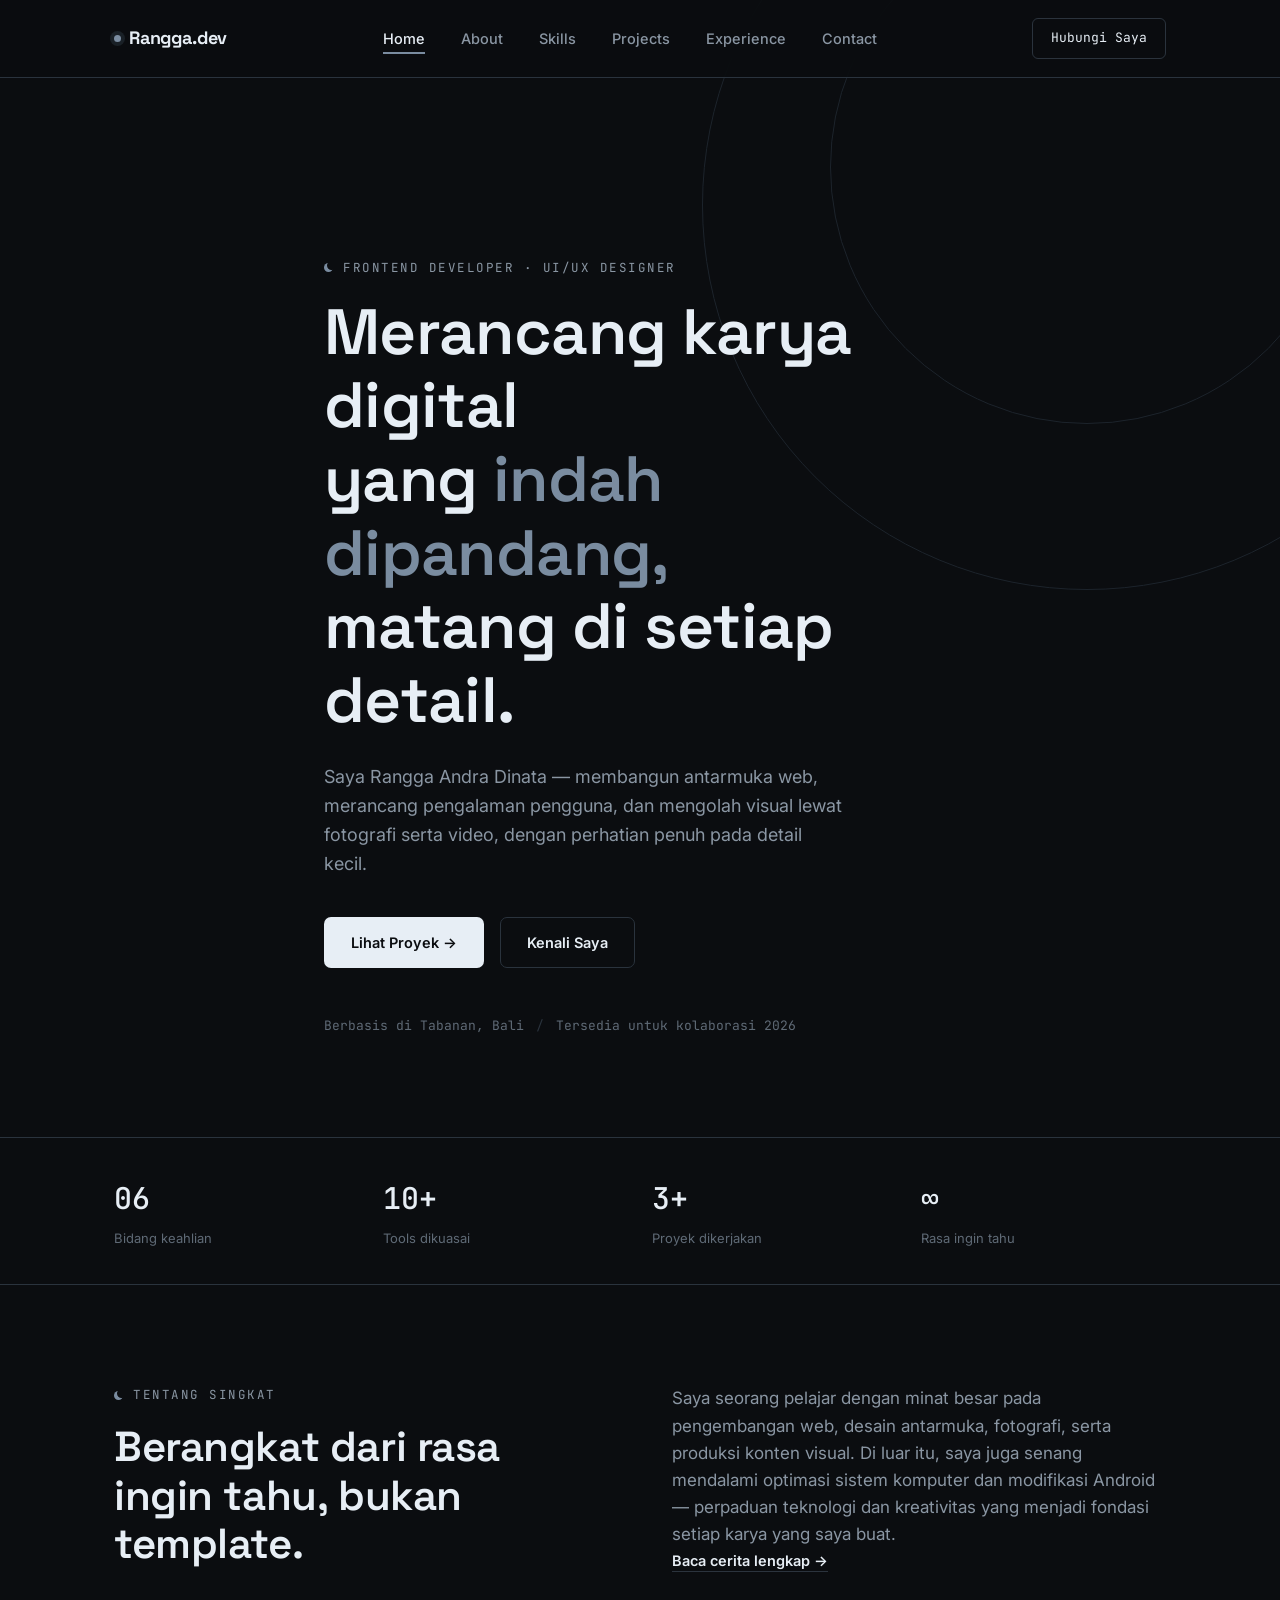
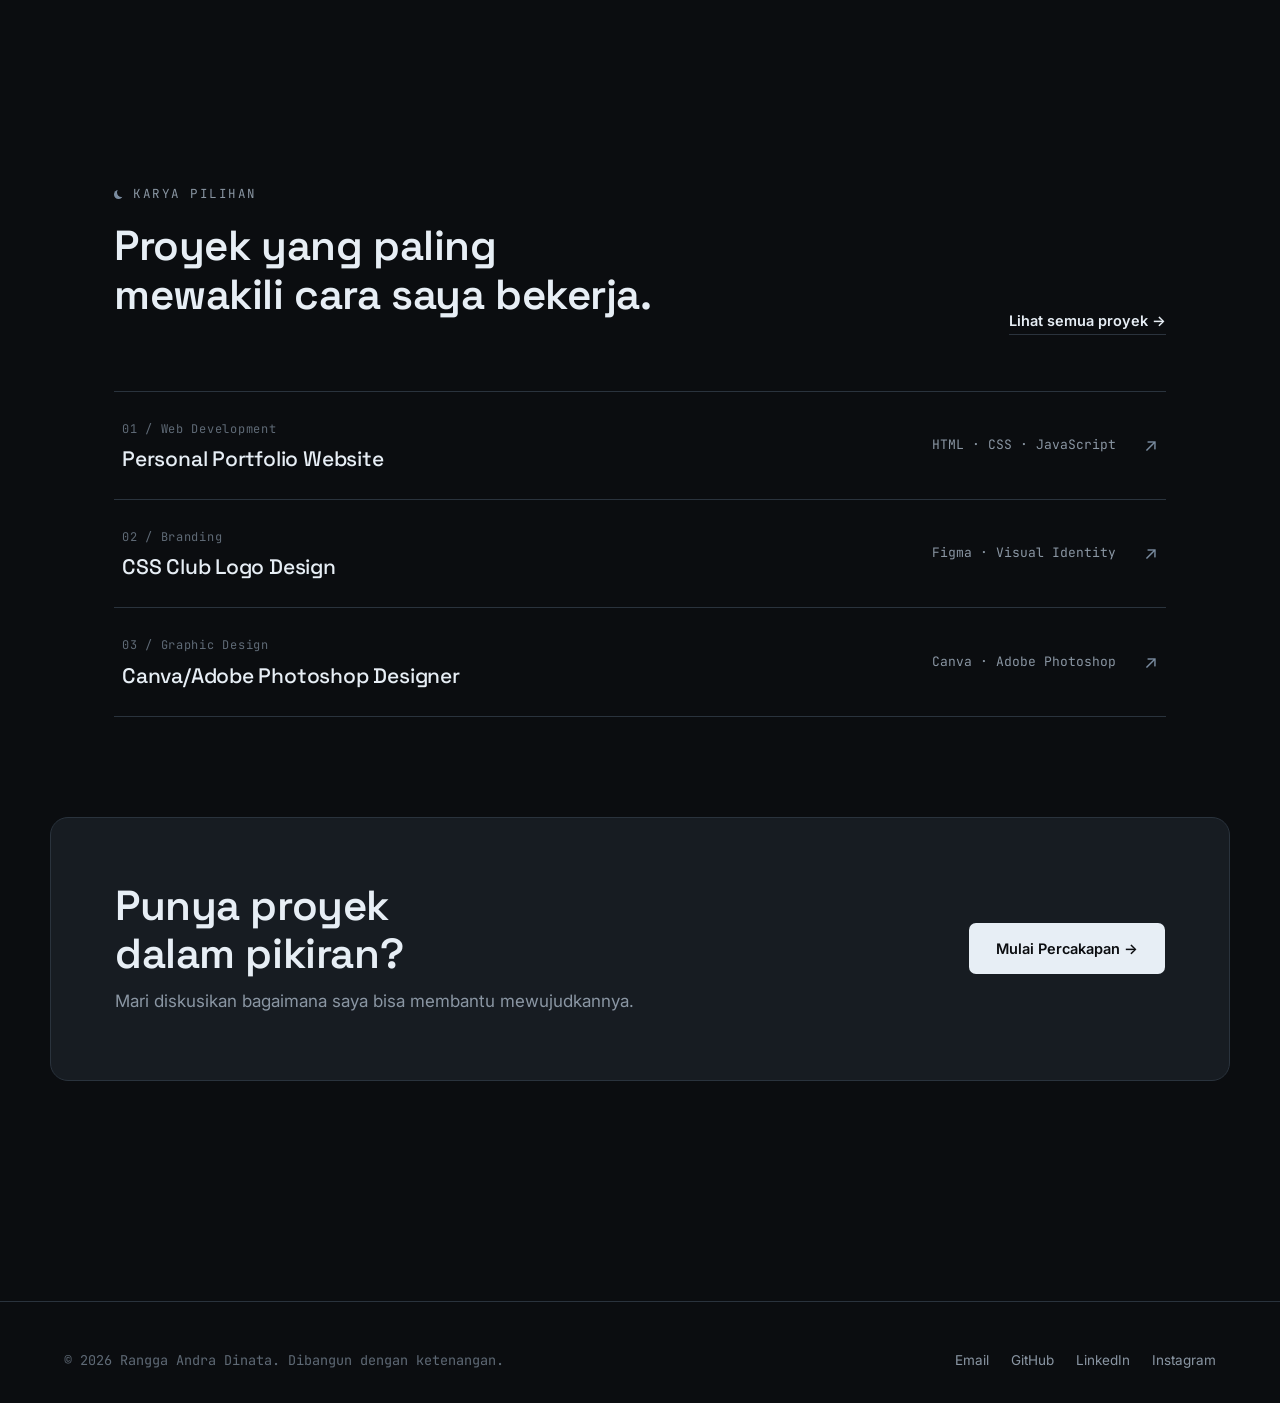
<file: index.html>
<!DOCTYPE html>
<html lang="id">
<head>
<meta charset="UTF-8">
<meta name="viewport" content="width=device-width, initial-scale=1.0">
<title>Rangga Andra Dinata — Frontend Developer & UI/UX Designer</title>
<meta name="description" content="Portfolio pribadi Rangga Andra Dinata: Frontend Developer, UI/UX Designer, Photo & Video Editor, dan Photographer berbasis di Tabanan, Bali.">
<link rel="preconnect" href="https://fonts.googleapis.com">
<link rel="preconnect" href="https://fonts.gstatic.com" crossorigin>
<link rel="stylesheet" href="https://fonts.googleapis.com/css2?family=Space+Grotesk:wght@400;500;600;700&family=Inter:wght@400;500;600;700&family=JetBrains+Mono:wght@400;500&display=swap">
<link rel="stylesheet" href="css/style.css">
<link rel="stylesheet" href="css/home.css">
<style>
/* Inline safety-net: basic hover + transition guarantee
   even if external CSS files fail to load for any reason. */
a, button, .btn, .nav-cta, .work-row, .tool-chip, .link-arrow {
  transition: all 0.35s cubic-bezier(0.22,1,0.36,1);
}
.btn-primary:hover { filter: brightness(1.15); transform: translateY(-1px); }
.btn-outline:hover, .nav-cta:hover { background: rgba(93,111,130,0.15); }
.work-row:hover { background: rgba(255,255,255,0.03); }
.tool-chip:hover { transform: translateY(-2px); }
</style>
</head>
<body>

<nav class="navbar">
  <div class="nav-inner">
    <a href="index.html" class="nav-logo"><span class="dot"></span>Rangga.dev</a>
    <ul class="nav-links">
      <li><a href="index.html" class="active">Home</a></li>
      <li><a href="about.html">About</a></li>
      <li><a href="skills.html">Skills</a></li>
      <li><a href="projects.html">Projects</a></li>
      <li><a href="experience.html">Experience</a></li>
      <li><a href="contact.html">Contact</a></li>
    </ul>
    <a href="contact.html" class="nav-cta">Hubungi Saya</a>
    <button class="nav-toggle" aria-label="Buka menu" aria-expanded="false">
      <span></span><span></span><span></span>
    </button>
  </div>
</nav>

<main>

  <!-- HERO -->
  <section class="hero">
    <div class="container hero-inner">
      <div class="eyebrow"><span class="crescent"></span>Frontend Developer · UI/UX Designer</div>
      <h1 class="hero-title">
        Merancang karya digital<br>
        yang <span class="hero-accent">indah dipandang,</span><br>
        matang di setiap detail.
      </h1>
      <p class="hero-lead">
        Saya Rangga Andra Dinata — membangun antarmuka web, merancang pengalaman pengguna,
        dan mengolah visual lewat fotografi serta video, dengan perhatian penuh pada detail kecil.
      </p>
      <div class="hero-actions">
        <a href="projects.html" class="btn btn-primary">Lihat Proyek →</a>
        <a href="about.html" class="btn btn-outline">Kenali Saya</a>
      </div>
      <div class="hero-meta mono">
        <span>Berbasis di Tabanan, Bali</span>
        <span class="sep">/</span>
        <span>Tersedia untuk kolaborasi 2026</span>
      </div>
    </div>
  </section>

  <!-- STRIP: quick facts -->
  <section class="strip">
    <div class="container strip-grid reveal">
      <div class="strip-item">
        <span class="strip-num mono">06</span>
        <span class="strip-label">Bidang keahlian</span>
      </div>
      <div class="strip-item">
        <span class="strip-num mono">10+</span>
        <span class="strip-label">Tools dikuasai</span>
      </div>
      <div class="strip-item">
        <span class="strip-num mono">3+</span>
        <span class="strip-label">Proyek dikerjakan</span>
      </div>
      <div class="strip-item">
        <span class="strip-num mono">∞</span>
        <span class="strip-label">Rasa ingin tahu</span>
      </div>
    </div>
  </section>

  <!-- INTRO -->
  <section class="section">
    <div class="container intro-grid">
      <div class="reveal">
        <div class="eyebrow"><span class="crescent"></span>Tentang Singkat</div>
        <h2 class="section-title">Berangkat dari rasa<br>ingin tahu, bukan template.</h2>
      </div>
      <div class="reveal">
        <p class="section-lead" style="max-width:none;">
          Saya seorang pelajar dengan minat besar pada pengembangan web, desain antarmuka,
          fotografi, serta produksi konten visual. Di luar itu, saya juga senang mendalami
          optimasi sistem komputer dan modifikasi Android — perpaduan teknologi dan
          kreativitas yang menjadi fondasi setiap karya yang saya buat.
        </p>
        <a href="about.html" class="link-arrow">Baca cerita lengkap →</a>
      </div>
    </div>
  </section>

  <!-- FEATURED WORK -->
  <section class="section">
    <div class="container">
      <div class="section-head reveal">
        <div>
          <div class="eyebrow"><span class="crescent"></span>Karya Pilihan</div>
          <h2 class="section-title">Proyek yang paling<br>mewakili cara saya bekerja.</h2>
        </div>
        <a href="projects.html" class="link-arrow">Lihat semua proyek →</a>
      </div>

      <div class="work-list">
        <a href="projects.html" class="work-row reveal">
          <div class="work-row-left">
            <span class="work-tag mono">01 / Web Development</span>
            <h3>Personal Portfolio Website</h3>
          </div>
          <div class="work-row-right">
            <span class="work-stack mono">HTML · CSS · JavaScript</span>
            <span class="work-arrow">↗</span>
          </div>
        </a>
        <a href="projects.html" class="work-row reveal">
          <div class="work-row-left">
            <span class="work-tag mono">02 / Branding</span>
            <h3>CSS Club Logo Design</h3>
          </div>
          <div class="work-row-right">
            <span class="work-stack mono">Figma · Visual Identity</span>
            <span class="work-arrow">↗</span>
          </div>
        </a>
        <a href="projects.html" class="work-row reveal">
          <div class="work-row-left">
            <span class="work-tag mono">03 / Graphic Design</span>
            <h3>Canva/Adobe Photoshop Designer</h3>
          </div>
          <div class="work-row-right">
            <span class="work-stack mono">Canva · Adobe Photoshop</span>
            <span class="work-arrow">↗</span>
          </div>
        </a>
      </div>
    </div>
  </section>

  <!-- CTA -->
  <section class="section cta-section">
    <div class="container cta-box reveal">
      <div>
        <h2 class="section-title">Punya proyek<br>dalam pikiran?</h2>
        <p class="section-lead">Mari diskusikan bagaimana saya bisa membantu mewujudkannya.</p>
      </div>
      <a href="contact.html" class="btn btn-primary">Mulai Percakapan →</a>
    </div>
  </section>

</main>

<footer class="footer">
  <div class="footer-inner">
    <span class="footer-text">© 2026 Rangga Andra Dinata. Dibangun dengan ketenangan.</span>
    <div class="footer-socials">
      <a href="contact.html">Email</a>
      <a href="https://github.com/B2yon" target="_blank" rel="noopener">GitHub</a>
      <a href="https://www.linkedin.com/in/rangga-undefined-b44549387" target="_blank" rel="noopener">LinkedIn</a>
      <a href="https://www.instagram.com/choppeduser0" target="_blank" rel="noopener">Instagram</a>
    </div>
  </div>
</footer>

<script src="js/main.js"></script>
</body>
</html>
</file>
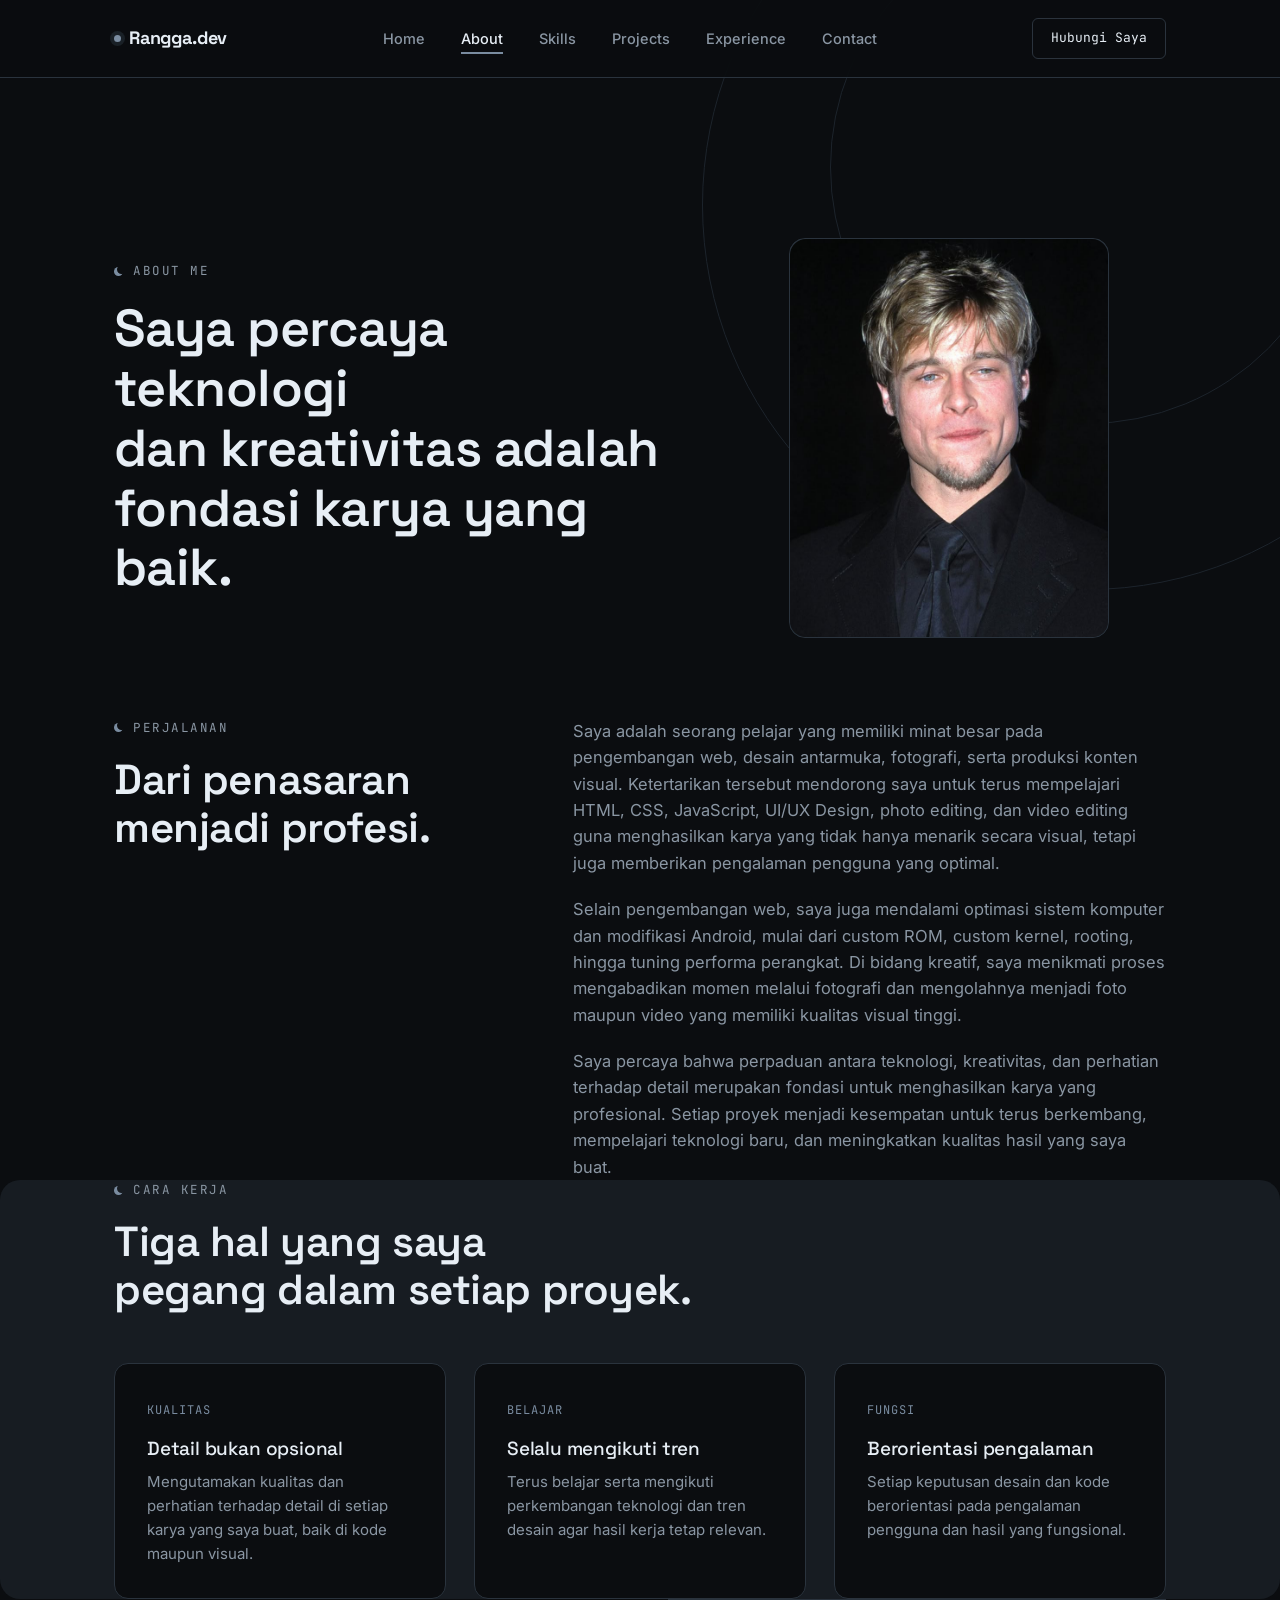
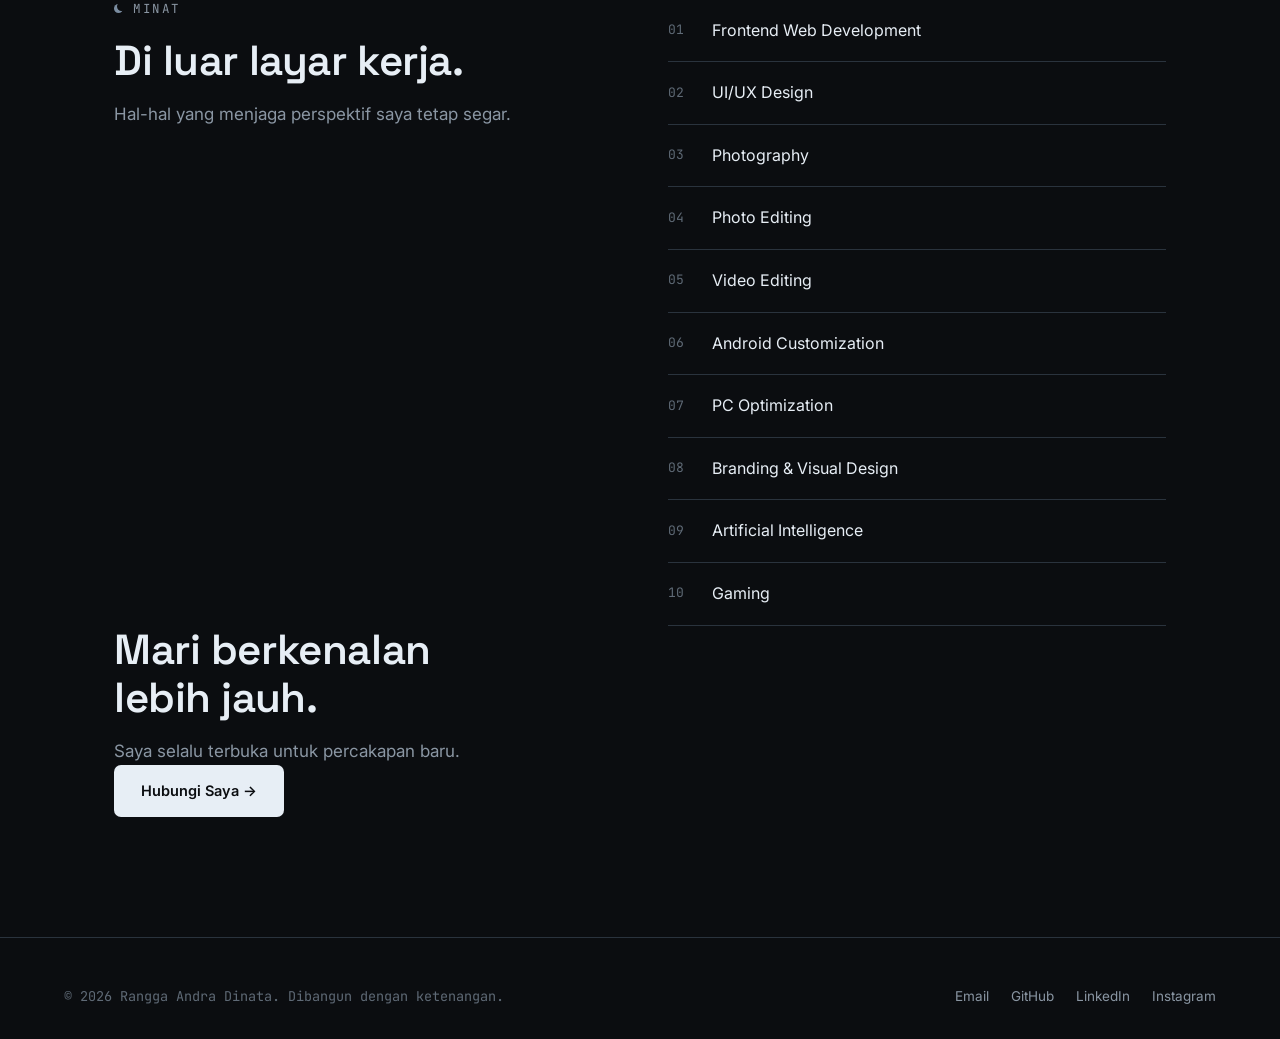
<file: about.html>
<!DOCTYPE html>
<html lang="id">
<head>
<meta charset="UTF-8">
<meta name="viewport" content="width=device-width, initial-scale=1.0">
<title>About — Rangga Andra Dinata</title>
<meta name="description" content="Kenali Rangga Andra Dinata: perjalanan, nilai kerja, dan minat di bidang web development, desain, serta visual.">
<link rel="preconnect" href="https://fonts.googleapis.com">
<link rel="preconnect" href="https://fonts.gstatic.com" crossorigin>
<link rel="stylesheet" href="https://fonts.googleapis.com/css2?family=Space+Grotesk:wght@400;500;600;700&family=Inter:wght@400;500;600;700&family=JetBrains+Mono:wght@400;500&display=swap">
<link rel="stylesheet" href="css/style.css">
<link rel="stylesheet" href="css/about.css">
<style>
/* Inline safety-net: basic hover + transition guarantee
   even if external CSS files fail to load for any reason. */
a, button, .btn, .nav-cta, .work-row, .tool-chip, .link-arrow {
  transition: all 0.35s cubic-bezier(0.22,1,0.36,1);
}
.btn-primary:hover { filter: brightness(1.15); transform: translateY(-1px); }
.btn-outline:hover, .nav-cta:hover { background: rgba(93,111,130,0.15); }
.work-row:hover { background: rgba(255,255,255,0.03); }
.tool-chip:hover { transform: translateY(-2px); }
</style>
</head>
<body>

<nav class="navbar">
  <div class="nav-inner">
    <a href="index.html" class="nav-logo"><span class="dot"></span>Rangga.dev</a>
    <ul class="nav-links">
      <li><a href="index.html">Home</a></li>
      <li><a href="about.html" class="active">About</a></li>
      <li><a href="skills.html">Skills</a></li>
      <li><a href="projects.html">Projects</a></li>
      <li><a href="experience.html">Experience</a></li>
      <li><a href="contact.html">Contact</a></li>
    </ul>
    <a href="contact.html" class="nav-cta">Hubungi Saya</a>
    <button class="nav-toggle" aria-label="Buka menu" aria-expanded="false">
      <span></span><span></span><span></span>
    </button>
  </div>
</nav>

<main>

  <section class="page-header">
    <div class="container about-header-grid">
      <div class="reveal">
        <div class="eyebrow"><span class="crescent"></span>About Me</div>
        <h1 class="section-title" style="font-size:clamp(32px,5vw,52px);">
          Saya percaya teknologi<br>dan kreativitas adalah<br>fondasi karya yang baik.
        </h1>
      </div>
      <div class="about-photo-wrap reveal">
        <div class="about-photo">
          <img src="gambar/profil.jpg" alt="Foto profil Rangga Andra Dinata" style="width:100%; height:100%; object-fit:cover; border-radius:16px;">
        </div>
      </div>
    </div>
  </section>

  <!-- STORY -->
  <section class="section">
    <div class="container story-grid">
      <div class="reveal">
        <div class="eyebrow"><span class="crescent"></span>Perjalanan</div>
        <h2 class="section-title">Dari penasaran<br>menjadi profesi.</h2>
      </div>
      <div class="story-text reveal">
        <p>
          Saya adalah seorang pelajar yang memiliki minat besar pada pengembangan web,
          desain antarmuka, fotografi, serta produksi konten visual. Ketertarikan tersebut
          mendorong saya untuk terus mempelajari HTML, CSS, JavaScript, UI/UX Design, photo
          editing, dan video editing guna menghasilkan karya yang tidak hanya menarik secara
          visual, tetapi juga memberikan pengalaman pengguna yang optimal.
        </p>
        <p>
          Selain pengembangan web, saya juga mendalami optimasi sistem komputer dan
          modifikasi Android, mulai dari custom ROM, custom kernel, rooting, hingga tuning
          performa perangkat. Di bidang kreatif, saya menikmati proses mengabadikan momen
          melalui fotografi dan mengolahnya menjadi foto maupun video yang memiliki kualitas
          visual tinggi.
        </p>
        <p>
          Saya percaya bahwa perpaduan antara teknologi, kreativitas, dan perhatian terhadap
          detail merupakan fondasi untuk menghasilkan karya yang profesional. Setiap proyek
          menjadi kesempatan untuk terus berkembang, mempelajari teknologi baru, dan
          meningkatkan kualitas hasil yang saya buat.
        </p>
      </div>
    </div>
  </section>

  <!-- VALUES -->
  <section class="section values-section">
    <div class="container">
      <div class="eyebrow reveal"><span class="crescent"></span>Cara Kerja</div>
      <h2 class="section-title reveal">Tiga hal yang saya<br>pegang dalam setiap proyek.</h2>

      <div class="values-grid">
        <div class="value-card reveal">
          <span class="value-mark mono">Kualitas</span>
          <h3>Detail bukan opsional</h3>
          <p>Mengutamakan kualitas dan perhatian terhadap detail di setiap karya yang saya buat, baik di kode maupun visual.</p>
        </div>
        <div class="value-card reveal">
          <span class="value-mark mono">Belajar</span>
          <h3>Selalu mengikuti tren</h3>
          <p>Terus belajar serta mengikuti perkembangan teknologi dan tren desain agar hasil kerja tetap relevan.</p>
        </div>
        <div class="value-card reveal">
          <span class="value-mark mono">Fungsi</span>
          <h3>Berorientasi pengalaman</h3>
          <p>Setiap keputusan desain dan kode berorientasi pada pengalaman pengguna dan hasil yang fungsional.</p>
        </div>
      </div>
    </div>
  </section>

  <!-- INTERESTS -->
  <section class="section">
    <div class="container interests-grid">
      <div class="reveal">
        <div class="eyebrow"><span class="crescent"></span>Minat</div>
        <h2 class="section-title">Di luar layar kerja.</h2>
        <p class="section-lead">Hal-hal yang menjaga perspektif saya tetap segar.</p>
      </div>
      <ul class="interest-list reveal">
        <li><span class="mono">01</span>Frontend Web Development</li>
        <li><span class="mono">02</span>UI/UX Design</li>
        <li><span class="mono">03</span>Photography</li>
        <li><span class="mono">04</span>Photo Editing</li>
        <li><span class="mono">05</span>Video Editing</li>
        <li><span class="mono">06</span>Android Customization</li>
        <li><span class="mono">07</span>PC Optimization</li>
        <li><span class="mono">08</span>Branding & Visual Design</li>
        <li><span class="mono">09</span>Artificial Intelligence</li>
        <li><span class="mono">10</span>Gaming</li>
      </ul>
    </div>
  </section>

  <section class="section cta-section">
    <div class="container cta-box reveal">
      <div>
        <h2 class="section-title">Mari berkenalan<br>lebih jauh.</h2>
        <p class="section-lead">Saya selalu terbuka untuk percakapan baru.</p>
      </div>
      <a href="contact.html" class="btn btn-primary">Hubungi Saya →</a>
    </div>
  </section>

</main>

<footer class="footer">
  <div class="footer-inner">
    <span class="footer-text">© 2026 Rangga Andra Dinata. Dibangun dengan ketenangan.</span>
    <div class="footer-socials">
      <a href="contact.html">Email</a>
      <a href="https://github.com/B2yon" target="_blank" rel="noopener">GitHub</a>
      <a href="https://www.linkedin.com/in/rangga-undefined-b44549387" target="_blank" rel="noopener">LinkedIn</a>
      <a href="https://www.instagram.com/choppeduser0" target="_blank" rel="noopener">Instagram</a>
    </div>
  </div>
</footer>

<script src="js/main.js"></script>
</body>
</html>
</file>
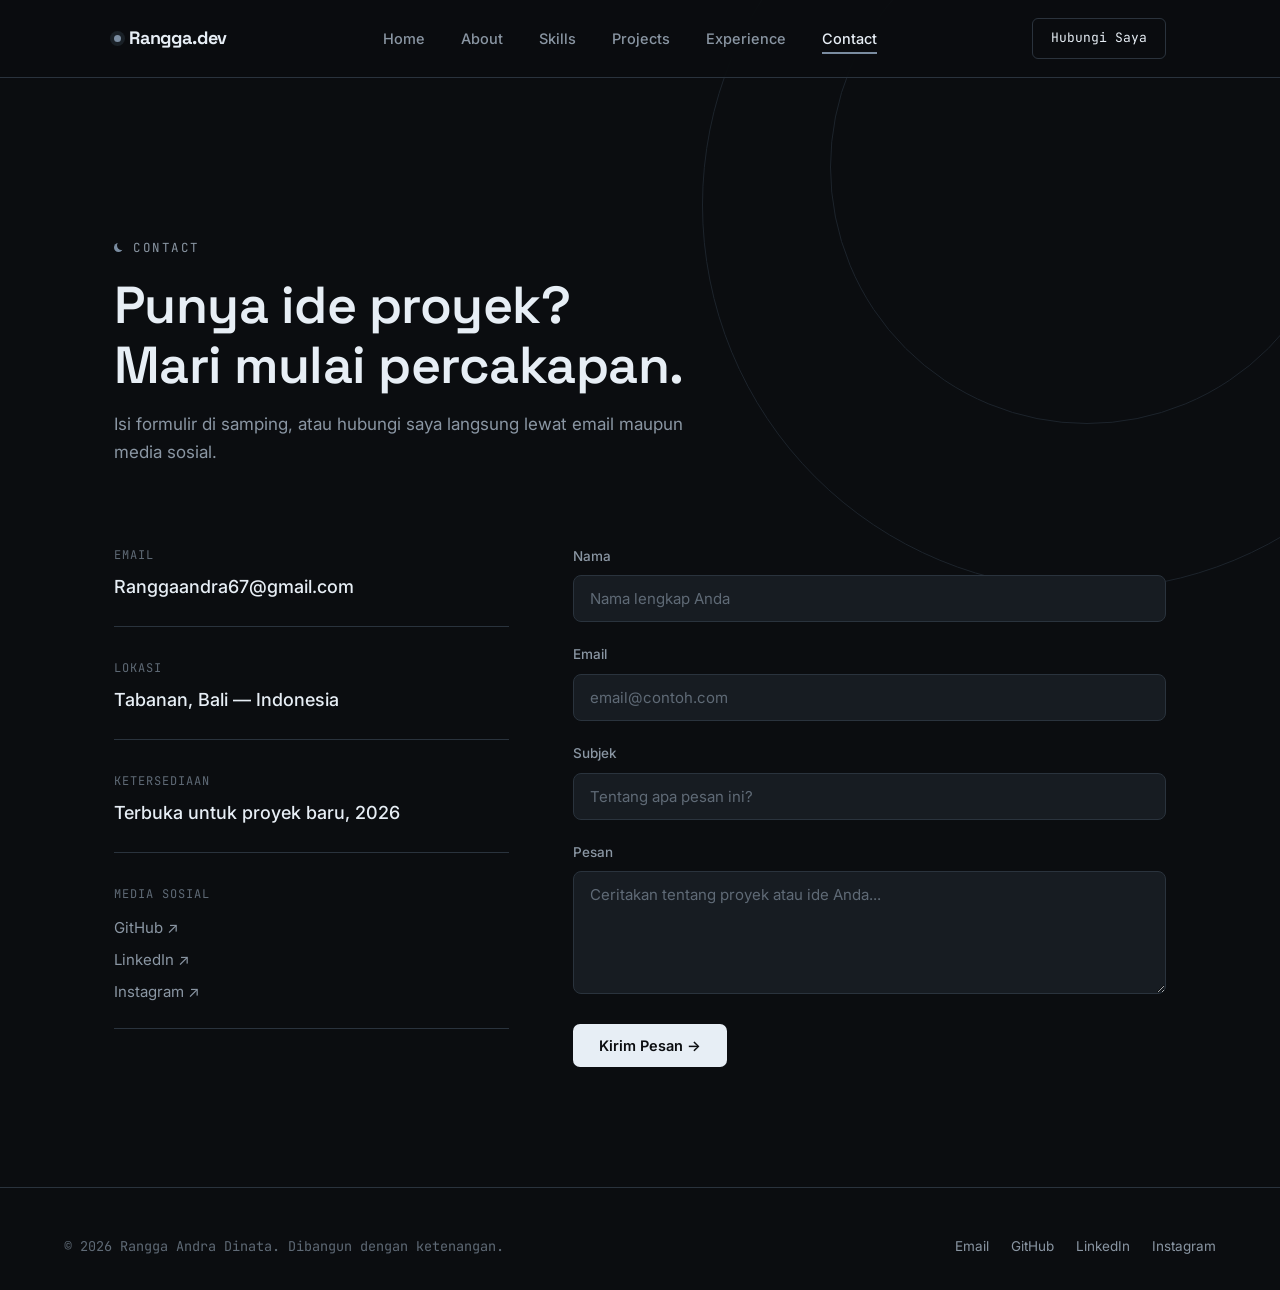
<file: contact.html>
<!DOCTYPE html>
<html lang="id">
<head>
<meta charset="UTF-8">
<meta name="viewport" content="width=device-width, initial-scale=1.0">
<title>Contact — Rangga Andra Dinata</title>
<meta name="description" content="Hubungi Rangga Andra Dinata melalui email atau media sosial untuk peluang kerja sama.">
<link rel="preconnect" href="https://fonts.googleapis.com">
<link rel="preconnect" href="https://fonts.gstatic.com" crossorigin>
<link rel="stylesheet" href="https://fonts.googleapis.com/css2?family=Space+Grotesk:wght@400;500;600;700&family=Inter:wght@400;500;600;700&family=JetBrains+Mono:wght@400;500&display=swap">
<link rel="stylesheet" href="css/style.css">
<link rel="stylesheet" href="css/contact.css">
<style>
/* Inline safety-net: basic hover + transition guarantee
   even if external CSS files fail to load for any reason. */
a, button, .btn, .nav-cta, .work-row, .tool-chip, .link-arrow {
  transition: all 0.35s cubic-bezier(0.22,1,0.36,1);
}
.btn-primary:hover { filter: brightness(1.15); transform: translateY(-1px); }
.btn-outline:hover, .nav-cta:hover { background: rgba(93,111,130,0.15); }
.work-row:hover { background: rgba(255,255,255,0.03); }
.tool-chip:hover { transform: translateY(-2px); }
</style>
</head>
<body>

<nav class="navbar">
  <div class="nav-inner">
    <a href="index.html" class="nav-logo"><span class="dot"></span>Rangga.dev</a>
    <ul class="nav-links">
      <li><a href="index.html">Home</a></li>
      <li><a href="about.html">About</a></li>
      <li><a href="skills.html">Skills</a></li>
      <li><a href="projects.html">Projects</a></li>
      <li><a href="experience.html">Experience</a></li>
      <li><a href="contact.html" class="active">Contact</a></li>
    </ul>
    <a href="contact.html" class="nav-cta">Hubungi Saya</a>
    <button class="nav-toggle" aria-label="Buka menu" aria-expanded="false">
      <span></span><span></span><span></span>
    </button>
  </div>
</nav>

<main>

  <section class="page-header">
    <div class="container reveal">
      <div class="eyebrow"><span class="crescent"></span>Contact</div>
      <h1 class="section-title" style="font-size:clamp(32px,5vw,52px);">
        Punya ide proyek?<br>Mari mulai percakapan.
      </h1>
      <p class="section-lead">Isi formulir di samping, atau hubungi saya langsung lewat email maupun media sosial.</p>
    </div>
  </section>

  <section class="section contact-section">
    <div class="container contact-grid">

      <div class="contact-info reveal">
        <div class="info-block">
          <span class="info-label mono">Email</span>
          <a href="mailto:Ranggaandra67@gmail.com" class="info-value">Ranggaandra67@gmail.com</a>
        </div>
        <div class="info-block">
          <span class="info-label mono">Lokasi</span>
          <span class="info-value">Tabanan, Bali — Indonesia</span>
        </div>
        <div class="info-block">
          <span class="info-label mono">Ketersediaan</span>
          <span class="info-value">Terbuka untuk proyek baru, 2026</span>
        </div>
        <div class="info-block">
          <span class="info-label mono">Media Sosial</span>
          <div class="social-links">
            <a href="https://github.com/B2yon" target="_blank" rel="noopener">GitHub ↗</a>
            <a href="https://www.linkedin.com/in/rangga-undefined-b44549387" target="_blank" rel="noopener">LinkedIn ↗</a>
            <a href="https://www.instagram.com/choppeduser0" target="_blank" rel="noopener">Instagram ↗</a>
          </div>
        </div>
      </div>

      <form class="contact-form reveal">
        <div class="form-row">
          <label for="name">Nama</label>
          <input type="text" id="name" name="name" placeholder="Nama lengkap Anda" required>
        </div>
        <div class="form-row">
          <label for="email">Email</label>
          <input type="email" id="email" name="email" placeholder="email@contoh.com" required>
        </div>
        <div class="form-row">
          <label for="subject">Subjek</label>
          <input type="text" id="subject" name="subject" placeholder="Tentang apa pesan ini?" required>
        </div>
        <div class="form-row">
          <label for="message">Pesan</label>
          <textarea id="message" name="message" rows="5" placeholder="Ceritakan tentang proyek atau ide Anda..." required></textarea>
        </div>
        <button type="submit" class="btn btn-primary form-submit">Kirim Pesan →</button>
      </form>

    </div>
  </section>

</main>

<footer class="footer">
  <div class="footer-inner">
    <span class="footer-text">© 2026 Rangga Andra Dinata. Dibangun dengan ketenangan.</span>
    <div class="footer-socials">
      <a href="contact.html">Email</a>
      <a href="https://github.com/B2yon" target="_blank" rel="noopener">GitHub</a>
      <a href="https://www.linkedin.com/in/rangga-undefined-b44549387" target="_blank" rel="noopener">LinkedIn</a>
      <a href="https://www.instagram.com/choppeduser0" target="_blank" rel="noopener">Instagram</a>
    </div>
  </div>
</footer>

<script src="js/main.js"></script>
</body>
</html>
</file>
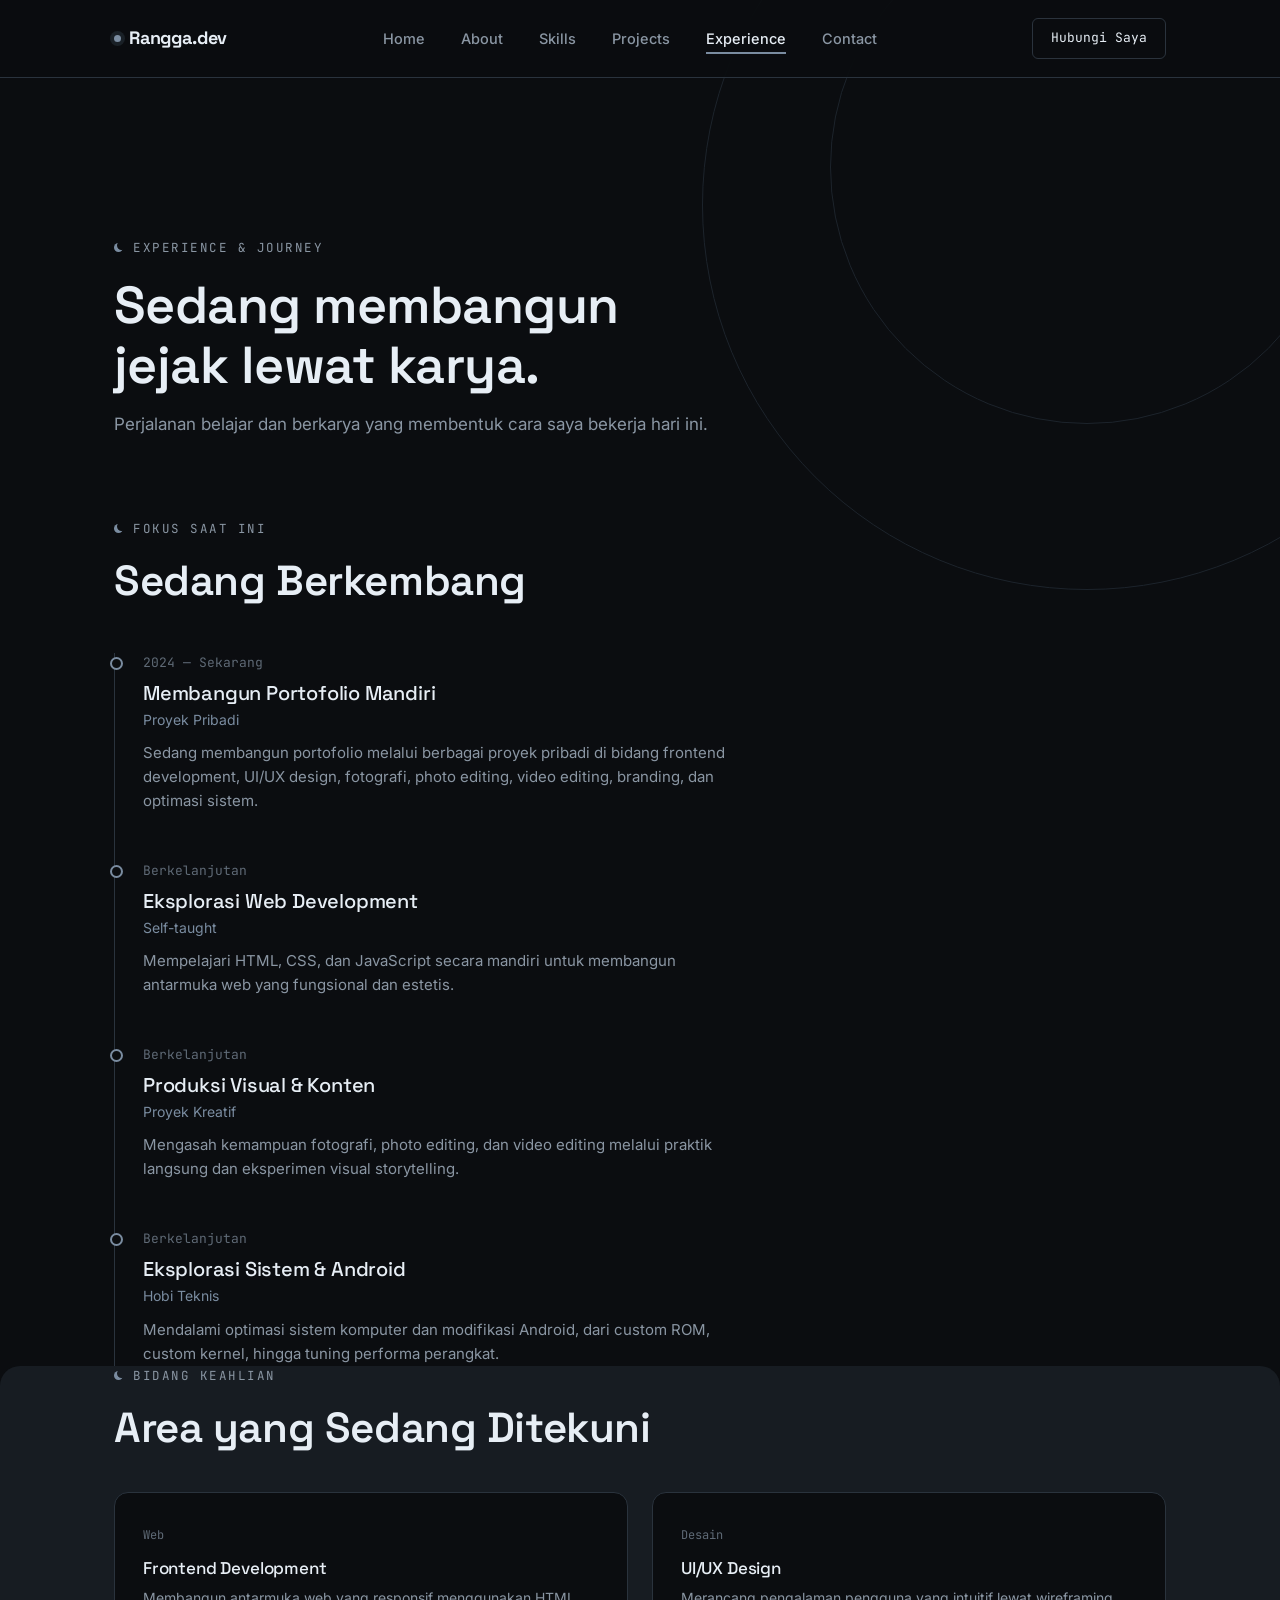
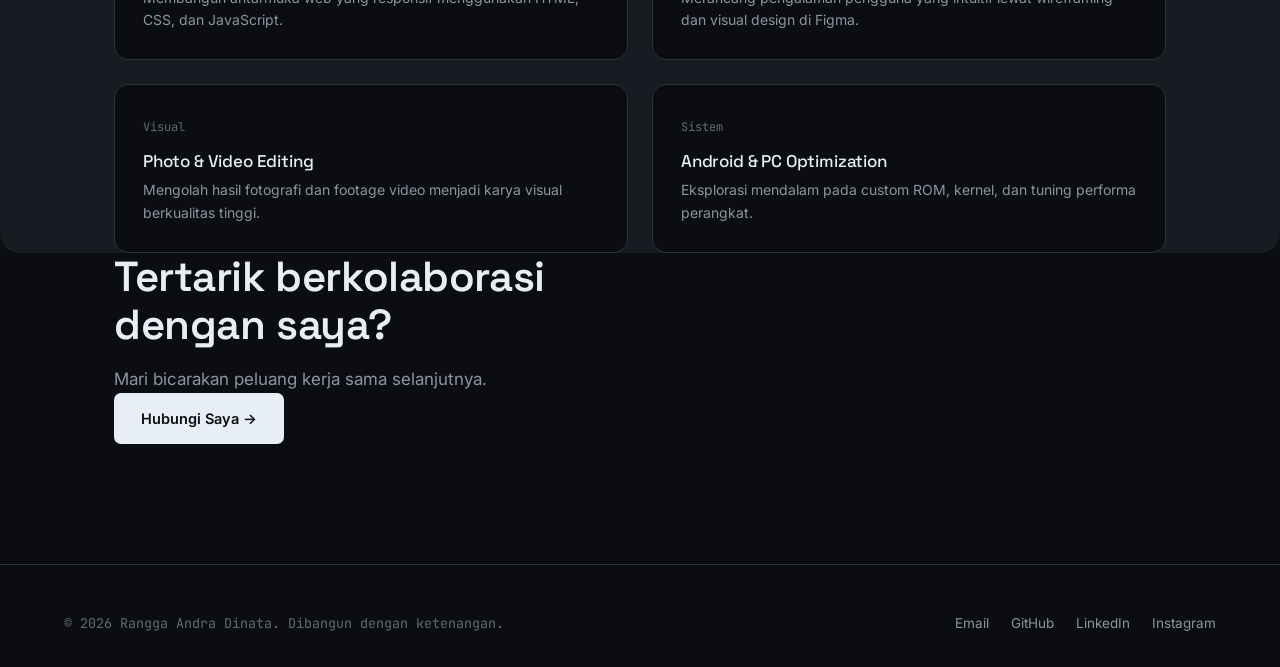
<file: experience.html>
<!DOCTYPE html>
<html lang="id">
<head>
<meta charset="UTF-8">
<meta name="viewport" content="width=device-width, initial-scale=1.0">
<title>Experience — Rangga Andra Dinata</title>
<meta name="description" content="Perjalanan dan fokus pengembangan diri Rangga Andra Dinata di bidang web development, desain, dan produksi visual.">
<link rel="preconnect" href="https://fonts.googleapis.com">
<link rel="preconnect" href="https://fonts.gstatic.com" crossorigin>
<link rel="stylesheet" href="https://fonts.googleapis.com/css2?family=Space+Grotesk:wght@400;500;600;700&family=Inter:wght@400;500;600;700&family=JetBrains+Mono:wght@400;500&display=swap">
<link rel="stylesheet" href="css/style.css">
<link rel="stylesheet" href="css/experience.css">
<style>
/* Inline safety-net: basic hover + transition guarantee
   even if external CSS files fail to load for any reason. */
a, button, .btn, .nav-cta, .work-row, .tool-chip, .link-arrow {
  transition: all 0.35s cubic-bezier(0.22,1,0.36,1);
}
.btn-primary:hover { filter: brightness(1.15); transform: translateY(-1px); }
.btn-outline:hover, .nav-cta:hover { background: rgba(93,111,130,0.15); }
.work-row:hover { background: rgba(255,255,255,0.03); }
.tool-chip:hover { transform: translateY(-2px); }
</style>
</head>
<body>

<nav class="navbar">
  <div class="nav-inner">
    <a href="index.html" class="nav-logo"><span class="dot"></span>Rangga.dev</a>
    <ul class="nav-links">
      <li><a href="index.html">Home</a></li>
      <li><a href="about.html">About</a></li>
      <li><a href="skills.html">Skills</a></li>
      <li><a href="projects.html">Projects</a></li>
      <li><a href="experience.html" class="active">Experience</a></li>
      <li><a href="contact.html">Contact</a></li>
    </ul>
    <a href="contact.html" class="nav-cta">Hubungi Saya</a>
    <button class="nav-toggle" aria-label="Buka menu" aria-expanded="false">
      <span></span><span></span><span></span>
    </button>
  </div>
</nav>

<main>

  <section class="page-header">
    <div class="container reveal">
      <div class="eyebrow"><span class="crescent"></span>Experience & Journey</div>
      <h1 class="section-title" style="font-size:clamp(32px,5vw,52px);">
        Sedang membangun<br>jejak lewat karya.
      </h1>
      <p class="section-lead">Perjalanan belajar dan berkarya yang membentuk cara saya bekerja hari ini.</p>
    </div>
  </section>

  <!-- JOURNEY -->
  <section class="section">
    <div class="container">
      <div class="eyebrow reveal"><span class="crescent"></span>Fokus Saat Ini</div>
      <h2 class="section-title reveal">Sedang Berkembang</h2>

      <div class="timeline">
        <div class="timeline-item reveal">
          <div class="timeline-date mono">2024 — Sekarang</div>
          <div class="timeline-body">
            <h3>Membangun Portofolio Mandiri</h3>
            <span class="timeline-org">Proyek Pribadi</span>
            <p>Sedang membangun portofolio melalui berbagai proyek pribadi di bidang frontend development, UI/UX design, fotografi, photo editing, video editing, branding, dan optimasi sistem.</p>
          </div>
        </div>
        <div class="timeline-item reveal">
          <div class="timeline-date mono">Berkelanjutan</div>
          <div class="timeline-body">
            <h3>Eksplorasi Web Development</h3>
            <span class="timeline-org">Self-taught</span>
            <p>Mempelajari HTML, CSS, dan JavaScript secara mandiri untuk membangun antarmuka web yang fungsional dan estetis.</p>
          </div>
        </div>
        <div class="timeline-item reveal">
          <div class="timeline-date mono">Berkelanjutan</div>
          <div class="timeline-body">
            <h3>Produksi Visual & Konten</h3>
            <span class="timeline-org">Proyek Kreatif</span>
            <p>Mengasah kemampuan fotografi, photo editing, dan video editing melalui praktik langsung dan eksperimen visual storytelling.</p>
          </div>
        </div>
        <div class="timeline-item reveal">
          <div class="timeline-date mono">Berkelanjutan</div>
          <div class="timeline-body">
            <h3>Eksplorasi Sistem & Android</h3>
            <span class="timeline-org">Hobi Teknis</span>
            <p>Mendalami optimasi sistem komputer dan modifikasi Android, dari custom ROM, custom kernel, hingga tuning performa perangkat.</p>
          </div>
        </div>
      </div>
    </div>
  </section>

  <!-- FOCUS AREAS -->
  <section class="section achieve-section">
    <div class="container">
      <div class="eyebrow reveal"><span class="crescent"></span>Bidang Keahlian</div>
      <h2 class="section-title reveal">Area yang Sedang Ditekuni</h2>

      <div class="achieve-grid">
        <div class="achieve-card reveal">
          <span class="achieve-year mono">Web</span>
          <h3>Frontend Development</h3>
          <p>Membangun antarmuka web yang responsif menggunakan HTML, CSS, dan JavaScript.</p>
        </div>
        <div class="achieve-card reveal">
          <span class="achieve-year mono">Desain</span>
          <h3>UI/UX Design</h3>
          <p>Merancang pengalaman pengguna yang intuitif lewat wireframing dan visual design di Figma.</p>
        </div>
        <div class="achieve-card reveal">
          <span class="achieve-year mono">Visual</span>
          <h3>Photo & Video Editing</h3>
          <p>Mengolah hasil fotografi dan footage video menjadi karya visual berkualitas tinggi.</p>
        </div>
        <div class="achieve-card reveal">
          <span class="achieve-year mono">Sistem</span>
          <h3>Android & PC Optimization</h3>
          <p>Eksplorasi mendalam pada custom ROM, kernel, dan tuning performa perangkat.</p>
        </div>
      </div>
    </div>
  </section>

  <section class="section cta-section">
    <div class="container cta-box reveal">
      <div>
        <h2 class="section-title">Tertarik berkolaborasi<br>dengan saya?</h2>
        <p class="section-lead">Mari bicarakan peluang kerja sama selanjutnya.</p>
      </div>
      <a href="contact.html" class="btn btn-primary">Hubungi Saya →</a>
    </div>
  </section>

</main>

<footer class="footer">
  <div class="footer-inner">
    <span class="footer-text">© 2026 Rangga Andra Dinata. Dibangun dengan ketenangan.</span>
    <div class="footer-socials">
      <a href="contact.html">Email</a>
      <a href="https://github.com/B2yon" target="_blank" rel="noopener">GitHub</a>
      <a href="https://www.linkedin.com/in/rangga-undefined-b44549387" target="_blank" rel="noopener">LinkedIn</a>
      <a href="https://www.instagram.com/choppeduser0" target="_blank" rel="noopener">Instagram</a>
    </div>
  </div>
</footer>

<script src="js/main.js"></script>
</body>
</html>
</file>
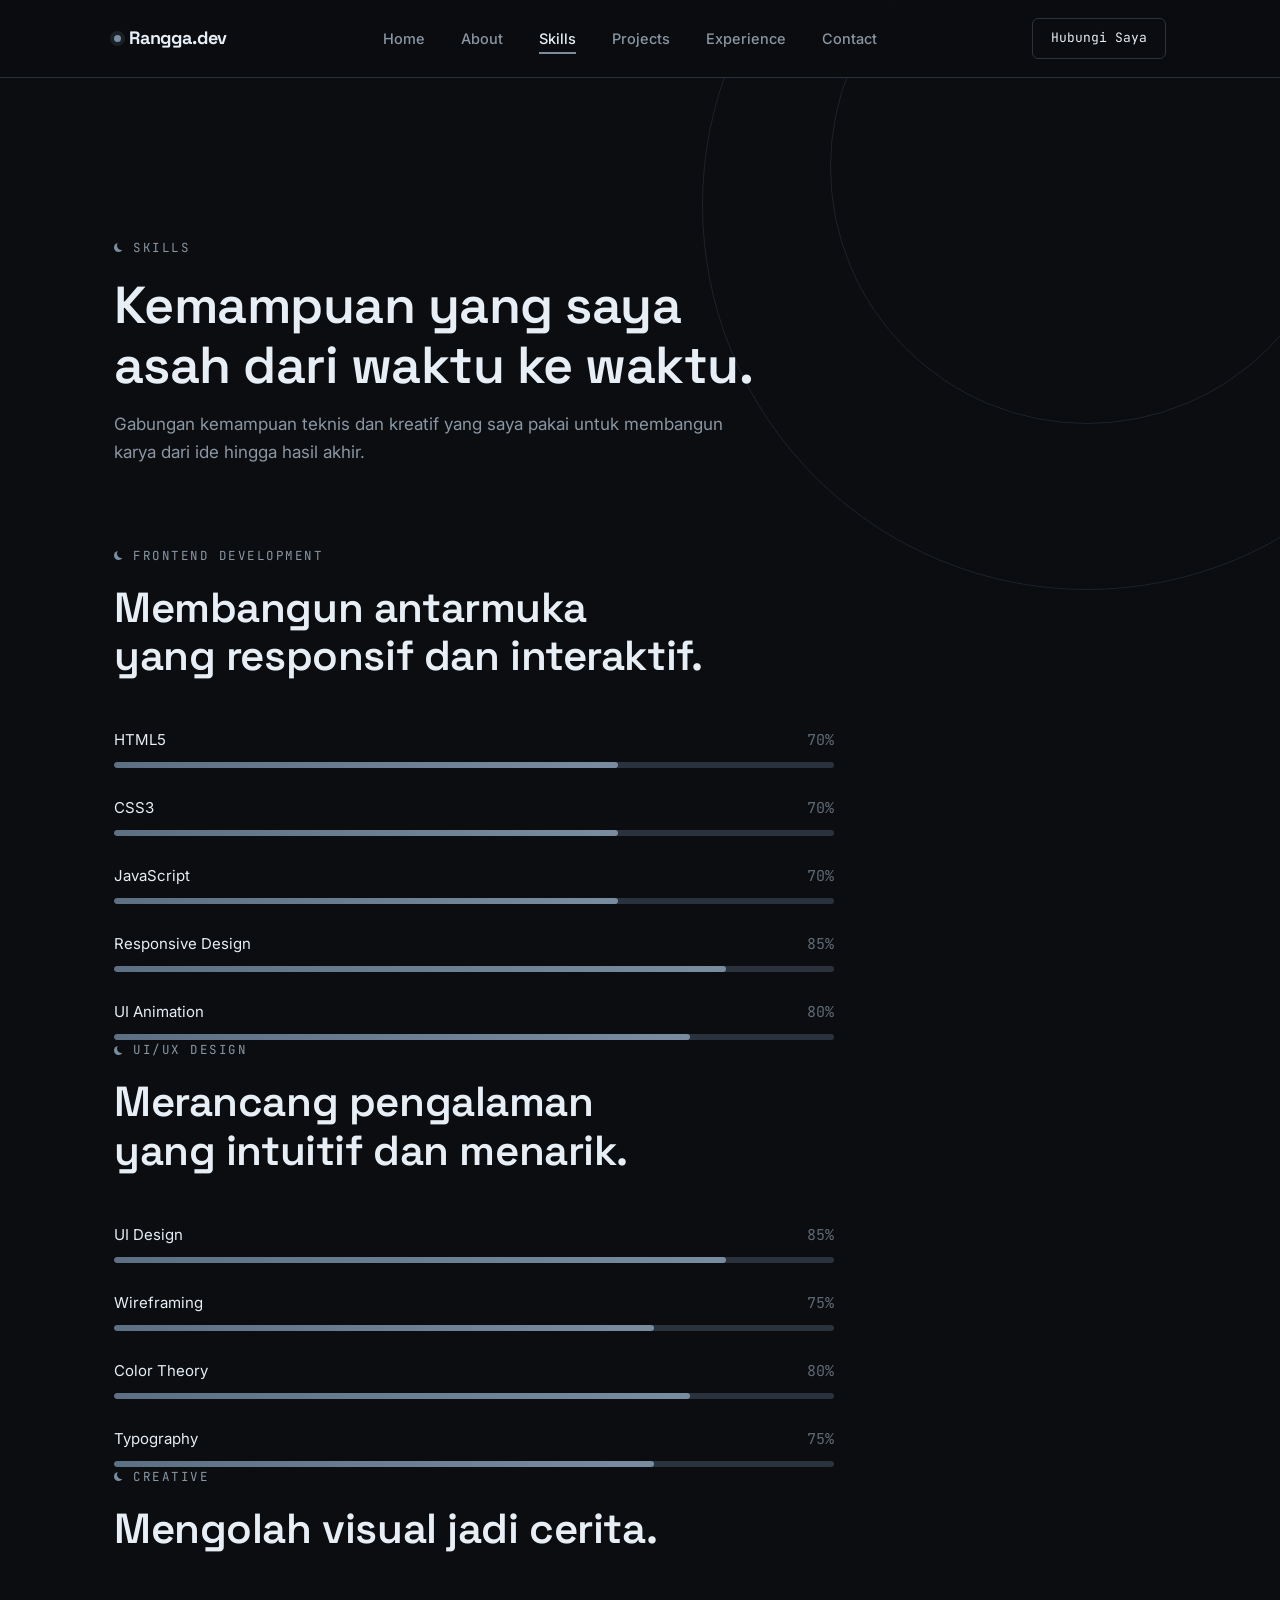
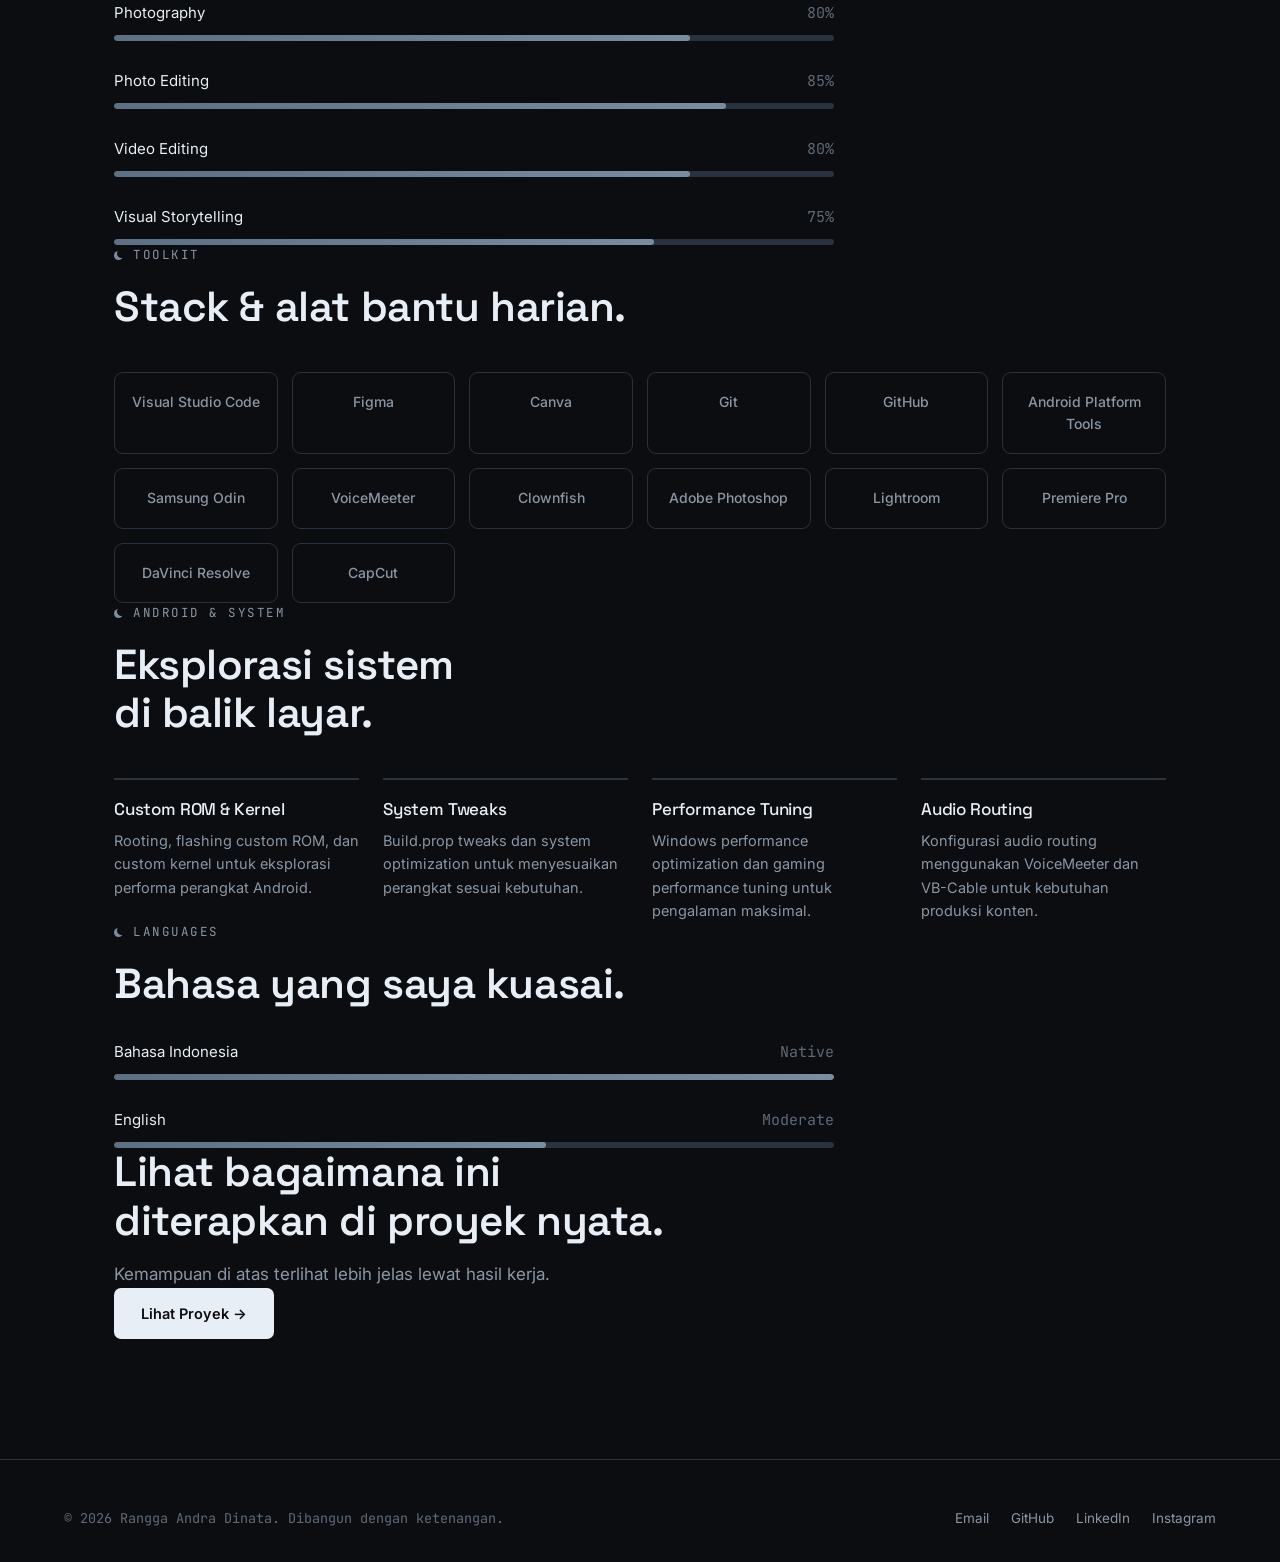
<file: skills.html>
<!DOCTYPE html>
<html lang="id">
<head>
<meta charset="UTF-8">
<meta name="viewport" content="width=device-width, initial-scale=1.0">
<title>Skills — Rangga Andra Dinata</title>
<meta name="description" content="Kemampuan teknis dan kreatif Rangga Andra Dinata: frontend development, UI/UX design, fotografi, editing, hingga sistem Android.">
<link rel="preconnect" href="https://fonts.googleapis.com">
<link rel="preconnect" href="https://fonts.gstatic.com" crossorigin>
<link rel="stylesheet" href="https://fonts.googleapis.com/css2?family=Space+Grotesk:wght@400;500;600;700&family=Inter:wght@400;500;600;700&family=JetBrains+Mono:wght@400;500&display=swap">
<link rel="stylesheet" href="css/style.css">
<link rel="stylesheet" href="css/skills.css">
<style>
/* Inline safety-net: basic hover + transition guarantee
   even if external CSS files fail to load for any reason. */
a, button, .btn, .nav-cta, .work-row, .tool-chip, .link-arrow {
  transition: all 0.35s cubic-bezier(0.22,1,0.36,1);
}
.btn-primary:hover { filter: brightness(1.15); transform: translateY(-1px); }
.btn-outline:hover, .nav-cta:hover { background: rgba(93,111,130,0.15); }
.work-row:hover { background: rgba(255,255,255,0.03); }
.tool-chip:hover { transform: translateY(-2px); }
</style>
</head>
<body>

<nav class="navbar">
  <div class="nav-inner">
    <a href="index.html" class="nav-logo"><span class="dot"></span>Rangga.dev</a>
    <ul class="nav-links">
      <li><a href="index.html">Home</a></li>
      <li><a href="about.html">About</a></li>
      <li><a href="skills.html" class="active">Skills</a></li>
      <li><a href="projects.html">Projects</a></li>
      <li><a href="experience.html">Experience</a></li>
      <li><a href="contact.html">Contact</a></li>
    </ul>
    <a href="contact.html" class="nav-cta">Hubungi Saya</a>
    <button class="nav-toggle" aria-label="Buka menu" aria-expanded="false">
      <span></span><span></span><span></span>
    </button>
  </div>
</nav>

<main>

  <section class="page-header">
    <div class="container reveal">
      <div class="eyebrow"><span class="crescent"></span>Skills</div>
      <h1 class="section-title" style="font-size:clamp(32px,5vw,52px);">
        Kemampuan yang saya<br>asah dari waktu ke waktu.
      </h1>
      <p class="section-lead">Gabungan kemampuan teknis dan kreatif yang saya pakai untuk membangun karya dari ide hingga hasil akhir.</p>
    </div>
  </section>

  <!-- FRONTEND DEVELOPMENT -->
  <section class="section">
    <div class="container">
      <div class="eyebrow reveal"><span class="crescent"></span>Frontend Development</div>
      <h2 class="section-title reveal">Membangun antarmuka<br>yang responsif dan interaktif.</h2>

      <div class="skills-bars reveal">
        <div class="skill-row">
          <div class="skill-row-head">
            <span>HTML5</span>
            <span class="mono">70%</span>
          </div>
          <div class="skill-track"><div class="skill-fill" data-level="70"></div></div>
        </div>
        <div class="skill-row">
          <div class="skill-row-head">
            <span>CSS3</span>
            <span class="mono">70%</span>
          </div>
          <div class="skill-track"><div class="skill-fill" data-level="70"></div></div>
        </div>
        <div class="skill-row">
          <div class="skill-row-head">
            <span>JavaScript</span>
            <span class="mono">70%</span>
          </div>
          <div class="skill-track"><div class="skill-fill" data-level="70"></div></div>
        </div>
        <div class="skill-row">
          <div class="skill-row-head">
            <span>Responsive Design</span>
            <span class="mono">85%</span>
          </div>
          <div class="skill-track"><div class="skill-fill" data-level="85"></div></div>
        </div>
        <div class="skill-row">
          <div class="skill-row-head">
            <span>UI Animation</span>
            <span class="mono">80%</span>
          </div>
          <div class="skill-track"><div class="skill-fill" data-level="80"></div></div>
        </div>
      </div>
    </div>
  </section>

  <!-- UI/UX DESIGN -->
  <section class="section">
    <div class="container">
      <div class="eyebrow reveal"><span class="crescent"></span>UI/UX Design</div>
      <h2 class="section-title reveal">Merancang pengalaman<br>yang intuitif dan menarik.</h2>

      <div class="skills-bars reveal">
        <div class="skill-row">
          <div class="skill-row-head">
            <span>UI Design</span>
            <span class="mono">85%</span>
          </div>
          <div class="skill-track"><div class="skill-fill" data-level="85"></div></div>
        </div>
        <div class="skill-row">
          <div class="skill-row-head">
            <span>Wireframing</span>
            <span class="mono">75%</span>
          </div>
          <div class="skill-track"><div class="skill-fill" data-level="75"></div></div>
        </div>
        <div class="skill-row">
          <div class="skill-row-head">
            <span>Color Theory</span>
            <span class="mono">80%</span>
          </div>
          <div class="skill-track"><div class="skill-fill" data-level="80"></div></div>
        </div>
        <div class="skill-row">
          <div class="skill-row-head">
            <span>Typography</span>
            <span class="mono">75%</span>
          </div>
          <div class="skill-track"><div class="skill-fill" data-level="75"></div></div>
        </div>
      </div>
    </div>
  </section>

  <!-- CREATIVE -->
  <section class="section">
    <div class="container">
      <div class="eyebrow reveal"><span class="crescent"></span>Creative</div>
      <h2 class="section-title reveal">Mengolah visual jadi cerita.</h2>

      <div class="skills-bars reveal">
        <div class="skill-row">
          <div class="skill-row-head">
            <span>Photography</span>
            <span class="mono">80%</span>
          </div>
          <div class="skill-track"><div class="skill-fill" data-level="80"></div></div>
        </div>
        <div class="skill-row">
          <div class="skill-row-head">
            <span>Photo Editing</span>
            <span class="mono">85%</span>
          </div>
          <div class="skill-track"><div class="skill-fill" data-level="85"></div></div>
        </div>
        <div class="skill-row">
          <div class="skill-row-head">
            <span>Video Editing</span>
            <span class="mono">80%</span>
          </div>
          <div class="skill-track"><div class="skill-fill" data-level="80"></div></div>
        </div>
        <div class="skill-row">
          <div class="skill-row-head">
            <span>Visual Storytelling</span>
            <span class="mono">75%</span>
          </div>
          <div class="skill-track"><div class="skill-fill" data-level="75"></div></div>
        </div>
      </div>
    </div>
  </section>

  <!-- TOOLS GRID -->
  <section class="section tools-section">
    <div class="container">
      <div class="eyebrow reveal"><span class="crescent"></span>Toolkit</div>
      <h2 class="section-title reveal">Stack & alat bantu harian.</h2>

      <div class="tools-grid">
        <div class="tool-chip reveal">Visual Studio Code</div>
        <div class="tool-chip reveal">Figma</div>
        <div class="tool-chip reveal">Canva</div>
        <div class="tool-chip reveal">Git</div>
        <div class="tool-chip reveal">GitHub</div>
        <div class="tool-chip reveal">Android Platform Tools</div>
        <div class="tool-chip reveal">Samsung Odin</div>
        <div class="tool-chip reveal">VoiceMeeter</div>
        <div class="tool-chip reveal">Clownfish</div>
        <div class="tool-chip reveal">Adobe Photoshop</div>
        <div class="tool-chip reveal">Lightroom</div>
        <div class="tool-chip reveal">Premiere Pro</div>
        <div class="tool-chip reveal">DaVinci Resolve</div>
        <div class="tool-chip reveal">CapCut</div>
      </div>
    </div>
  </section>

  <!-- ANDROID & SYSTEM -->
  <section class="section">
    <div class="container">
      <div class="eyebrow reveal"><span class="crescent"></span>Android & System</div>
      <h2 class="section-title reveal">Eksplorasi sistem<br>di balik layar.</h2>

      <div class="soft-grid">
        <div class="soft-card reveal">
          <h3>Custom ROM & Kernel</h3>
          <p>Rooting, flashing custom ROM, dan custom kernel untuk eksplorasi performa perangkat Android.</p>
        </div>
        <div class="soft-card reveal">
          <h3>System Tweaks</h3>
          <p>Build.prop tweaks dan system optimization untuk menyesuaikan perangkat sesuai kebutuhan.</p>
        </div>
        <div class="soft-card reveal">
          <h3>Performance Tuning</h3>
          <p>Windows performance optimization dan gaming performance tuning untuk pengalaman maksimal.</p>
        </div>
        <div class="soft-card reveal">
          <h3>Audio Routing</h3>
          <p>Konfigurasi audio routing menggunakan VoiceMeeter dan VB-Cable untuk kebutuhan produksi konten.</p>
        </div>
      </div>
    </div>
  </section>

  <!-- LANGUAGES -->
  <section class="section tools-section">
    <div class="container">
      <div class="eyebrow reveal"><span class="crescent"></span>Languages</div>
      <h2 class="section-title reveal">Bahasa yang saya kuasai.</h2>

      <div class="skills-bars reveal" style="margin-top:32px;">
        <div class="skill-row">
          <div class="skill-row-head">
            <span>Bahasa Indonesia</span>
            <span class="mono">Native</span>
          </div>
          <div class="skill-track"><div class="skill-fill" data-level="100"></div></div>
        </div>
        <div class="skill-row">
          <div class="skill-row-head">
            <span>English</span>
            <span class="mono">Moderate</span>
          </div>
          <div class="skill-track"><div class="skill-fill" data-level="60"></div></div>
        </div>
      </div>
    </div>
  </section>

  <section class="section cta-section">
    <div class="container cta-box reveal">
      <div>
        <h2 class="section-title">Lihat bagaimana ini<br>diterapkan di proyek nyata.</h2>
        <p class="section-lead">Kemampuan di atas terlihat lebih jelas lewat hasil kerja.</p>
      </div>
      <a href="projects.html" class="btn btn-primary">Lihat Proyek →</a>
    </div>
  </section>

</main>

<footer class="footer">
  <div class="footer-inner">
    <span class="footer-text">© 2026 Rangga Andra Dinata. Dibangun dengan ketenangan.</span>
    <div class="footer-socials">
      <a href="contact.html">Email</a>
      <a href="https://github.com/B2yon" target="_blank" rel="noopener">GitHub</a>
      <a href="https://www.linkedin.com/in/rangga-undefined-b44549387" target="_blank" rel="noopener">LinkedIn</a>
      <a href="https://www.instagram.com/choppeduser0" target="_blank" rel="noopener">Instagram</a>
    </div>
  </div>
</footer>

<script src="js/main.js"></script>
</body>
</html>
</file>
<file: css/style.css>
/* ============================================
   LUNAR SLATE — Portfolio Design System
   ============================================ */

:root {
  /* Core palette (from brief) */
  --bg-primary: #0B0D10;
  --bg-secondary: #171C22;
  --bg-tertiary: #2A333D;
  --accent: #5D6F82;
  --text-primary: #E7EEF5;

  /* Derived tints/shades (kept within the 5-color family) */
  --accent-soft: #5D6F8233;
  --accent-mid: #5D6F8266;
  --accent-strong: #7A8CA0;
  --border-subtle: #2A333D;
  --border-faint: #1d242c;
  --text-muted: #8a96a3;
  --text-dim: #5f6a76;
  --shadow-color: #00000080;

  /* Type */
  --font-display: 'Space Grotesk', sans-serif;
  --font-body: 'Inter', sans-serif;
  --font-mono: 'JetBrains Mono', monospace;

  /* Layout */
  --container: 1180px;
  --pad: clamp(24px, 5vw, 64px);

  /* Motion */
  --ease-smooth: cubic-bezier(0.22, 1, 0.36, 1);
}

* { margin: 0; padding: 0; box-sizing: border-box; }

html { scroll-behavior: smooth; }

@media (prefers-reduced-motion: reduce) {
  html { scroll-behavior: auto; }
  *, *::before, *::after {
    animation-duration: 0.01ms !important;
    animation-iteration-count: 1 !important;
    transition-duration: 0.01ms !important;
  }
}

body {
  background: var(--bg-primary);
  color: var(--text-primary);
  font-family: var(--font-body);
  line-height: 1.6;
  overflow-x: hidden;
  position: relative;
}

/* Ambient orbit backdrop — signature element, very subtle, slowly drifting */
body::before {
  content: '';
  position: fixed;
  top: -20%;
  right: -15%;
  width: 60vw;
  height: 60vw;
  max-width: 900px;
  max-height: 900px;
  border-radius: 50%;
  border: 1px solid var(--border-faint);
  pointer-events: none;
  z-index: 0;
  transform-origin: 35% 65%;
  animation: orbit-drift-outer 140s linear infinite;
}

body::after {
  content: '';
  position: fixed;
  top: -10%;
  right: -5%;
  width: 40vw;
  height: 40vw;
  max-width: 600px;
  max-height: 600px;
  border-radius: 50%;
  border: 1px solid var(--border-faint);
  pointer-events: none;
  z-index: 0;
  transform-origin: 60% 40%;
  animation: orbit-drift-inner 100s linear infinite reverse;
}

@keyframes orbit-drift-outer {
  from { transform: rotate(0deg); }
  to { transform: rotate(360deg); }
}

@keyframes orbit-drift-inner {
  from { transform: rotate(0deg); }
  to { transform: rotate(360deg); }
}

a { color: inherit; text-decoration: none; }
ul { list-style: none; }
img { max-width: 100%; display: block; }
button { font-family: inherit; cursor: pointer; }

.container {
  max-width: var(--container);
  margin: 0 auto;
  padding: 0 var(--pad);
  position: relative;
  z-index: 1;
}

/* Focus visibility */
a:focus-visible,
button:focus-visible,
input:focus-visible,
textarea:focus-visible {
  outline: 2px solid var(--accent-strong);
  outline-offset: 3px;
  border-radius: 2px;
}

/* ============ Typography ============ */
h1, h2, h3, h4 {
  font-family: var(--font-display);
  font-weight: 600;
  letter-spacing: -0.01em;
  line-height: 1.15;
}

.eyebrow {
  display: flex;
  align-items: center;
  gap: 10px;
  font-family: var(--font-mono);
  font-size: 12.5px;
  letter-spacing: 0.12em;
  text-transform: uppercase;
  color: var(--text-muted);
  margin-bottom: 18px;
}

.eyebrow .crescent {
  width: 9px;
  height: 9px;
  border-radius: 50%;
  background: transparent;
  box-shadow: inset 3px -2px 0 0 var(--accent-strong);
  flex-shrink: 0;
}

.section-title {
  font-size: clamp(28px, 4vw, 42px);
  margin-bottom: 16px;
}

.section-lead {
  font-size: 17px;
  color: var(--text-muted);
  max-width: 620px;
}

/* ============ Navbar ============ */
.navbar {
  position: sticky;
  top: 0;
  z-index: 100;
  background: #0B0D10cc;
  backdrop-filter: blur(14px);
  border-bottom: 1px solid var(--border-subtle);
}

.nav-inner {
  display: flex;
  align-items: center;
  justify-content: space-between;
  padding: 18px var(--pad);
  max-width: var(--container);
  margin: 0 auto;
}

.nav-logo {
  font-family: var(--font-display);
  font-weight: 700;
  font-size: 18px;
  letter-spacing: -0.01em;
  display: flex;
  align-items: center;
  gap: 8px;
}

.nav-logo .dot {
  width: 7px;
  height: 7px;
  border-radius: 50%;
  background: var(--accent-strong);
  box-shadow: 0 0 0 4px var(--accent-soft);
}

.nav-links {
  display: flex;
  gap: 36px;
  font-size: 14.5px;
  font-weight: 500;
}

.nav-links a {
  color: var(--text-muted);
  position: relative;
  padding: 4px 0;
  transition: color 0.35s var(--ease-smooth);
}

.nav-links a:hover,
.nav-links a.active {
  color: var(--text-primary);
}

.nav-links a.active::after {
  content: '';
  position: absolute;
  left: 0;
  bottom: -3px;
  width: 100%;
  height: 1.5px;
  background: var(--accent-strong);
}

.nav-toggle {
  display: none;
  flex-direction: column;
  gap: 5px;
  background: none;
  border: none;
  padding: 6px;
}

.nav-toggle span {
  width: 22px;
  height: 1.5px;
  background: var(--text-primary);
  display: block;
}

.nav-cta {
  font-family: var(--font-mono);
  font-size: 13px;
  padding: 9px 18px;
  border: 1px solid var(--accent-mid);
  border-radius: 6px;
  color: var(--text-primary);
  transition: all 0.4s var(--ease-smooth);
  white-space: nowrap;
}

.nav-cta:hover {
  background: var(--accent-soft);
  border-color: var(--accent-strong);
}

@media (max-width: 860px) {
  .nav-links { display: none; }
  .nav-toggle { display: flex; }
  .nav-cta { display: none; }

  .nav-links.open {
    display: flex;
    flex-direction: column;
    position: absolute;
    top: 100%;
    left: 0;
    right: 0;
    background: var(--bg-secondary);
    padding: 24px var(--pad);
    gap: 20px;
    border-bottom: 1px solid var(--border-subtle);
  }
}

/* ============ Footer ============ */
.footer {
  border-top: 1px solid var(--border-subtle);
  padding: 48px var(--pad) 32px;
  margin-top: 120px;
  position: relative;
  z-index: 1;
}

.footer-inner {
  max-width: var(--container);
  margin: 0 auto;
  display: flex;
  justify-content: space-between;
  align-items: center;
  flex-wrap: wrap;
  gap: 16px;
}

.footer-text {
  font-size: 13.5px;
  color: var(--text-dim);
  font-family: var(--font-mono);
}

.footer-socials {
  display: flex;
  gap: 22px;
}

.footer-socials a {
  font-size: 13.5px;
  color: var(--text-muted);
  transition: color 0.35s var(--ease-smooth);
}

.footer-socials a:hover { color: var(--text-primary); }

/* ============ Buttons ============ */
.btn {
  display: inline-flex;
  align-items: center;
  gap: 10px;
  padding: 13px 26px;
  border-radius: 7px;
  font-weight: 600;
  font-size: 14.5px;
  transition: all 0.4s var(--ease-smooth);
  border: 1px solid transparent;
}

.btn-primary {
  background: var(--text-primary);
  color: var(--bg-primary);
}

.btn-primary:hover {
  background: var(--accent-strong);
  color: var(--text-primary);
  transform: translateY(-1px);
}

.btn-outline {
  border-color: var(--border-subtle);
  color: var(--text-primary);
}

.btn-outline:hover {
  border-color: var(--accent-strong);
  background: var(--bg-secondary);
}

/* ============ Page Header (for sub-pages) ============ */
.page-header {
  padding: 160px 0 80px;
  position: relative;
  z-index: 1;
}

/* ============ Reveal-on-scroll ============ */
/* Default: visible. JS adds .js-ready to <html> once it confirms
   IntersectionObserver is available — only then do reveals start
   hidden. This guarantees content is never stuck invisible if JS
   fails to load or errors out. */
.reveal {
  opacity: 1;
  transform: none;
}

html.js-ready .reveal {
  opacity: 0;
  transform: translateY(18px);
  transition: opacity 0.9s var(--ease-smooth), transform 0.9s var(--ease-smooth);
}

html.js-ready .reveal.is-visible {
  opacity: 1;
  transform: translateY(0);
}

/* ============ Utility ============ */
.mono { font-family: var(--font-mono); }
.muted { color: var(--text-muted); }

main { position: relative; z-index: 1; }
</file>
<file: css/home.css>
/* ============ Hero ============ */
.hero {
  padding: 180px 0 100px;
  position: relative;
  z-index: 1;
}

.hero-inner { max-width: 760px; }

.hero-title {
  font-size: clamp(38px, 6vw, 64px);
  margin-bottom: 26px;
}

.hero-accent { color: var(--accent-strong); }

.hero-lead {
  font-size: 18px;
  color: var(--text-muted);
  max-width: 520px;
  margin-bottom: 38px;
}

.hero-actions {
  display: flex;
  gap: 16px;
  flex-wrap: wrap;
  margin-bottom: 48px;
}

.hero-meta {
  display: flex;
  align-items: center;
  gap: 12px;
  font-size: 13px;
  color: var(--text-dim);
}

.hero-meta .sep { color: var(--border-subtle); }

/* ============ Strip ============ */
.strip {
  border-top: 1px solid var(--border-subtle);
  border-bottom: 1px solid var(--border-subtle);
  padding: 36px 0;
  position: relative;
  z-index: 1;
}

.strip-grid {
  display: grid;
  grid-template-columns: repeat(4, 1fr);
  gap: 24px;
}

.strip-item {
  display: flex;
  flex-direction: column;
  gap: 6px;
}

.strip-num {
  font-size: 30px;
  font-weight: 500;
  color: var(--text-primary);
}

.strip-label {
  font-size: 13px;
  color: var(--text-dim);
}

@media (max-width: 700px) {
  .strip-grid { grid-template-columns: repeat(2, 1fr); }
}

/* ============ Section base ============ */
.section {
  padding: 100px 0;
  position: relative;
  z-index: 1;
}

.section-head {
  display: flex;
  justify-content: space-between;
  align-items: flex-end;
  gap: 24px;
  margin-bottom: 56px;
  flex-wrap: wrap;
}

.link-arrow {
  font-size: 14.5px;
  font-weight: 600;
  color: var(--text-primary);
  white-space: nowrap;
  border-bottom: 1px solid var(--accent-mid);
  padding-bottom: 2px;
  transition: border-color 0.35s var(--ease-smooth);
}

.link-arrow:hover { border-color: var(--text-primary); }

/* ============ Intro grid ============ */
.intro-grid {
  display: grid;
  grid-template-columns: 1fr 1fr;
  gap: 64px;
  align-items: start;
}

@media (max-width: 800px) {
  .intro-grid { grid-template-columns: 1fr; gap: 32px; }
}

/* ============ Work list ============ */
.work-list {
  display: flex;
  flex-direction: column;
}

.work-row {
  display: flex;
  justify-content: space-between;
  align-items: center;
  padding: 28px 8px;
  border-top: 1px solid var(--border-subtle);
  transition: background 0.4s var(--ease-smooth), padding-left 0.4s var(--ease-smooth);
  gap: 24px;
  flex-wrap: wrap;
}

.work-list .work-row:last-child {
  border-bottom: 1px solid var(--border-subtle);
}

.work-row:hover {
  background: var(--bg-secondary);
  padding-left: 20px;
}

.work-row-left {
  display: flex;
  flex-direction: column;
  gap: 8px;
}

.work-tag {
  font-size: 12px;
  color: var(--text-dim);
  letter-spacing: 0.06em;
}

.work-row-left h3 {
  font-size: 21px;
  font-weight: 500;
}

.work-row-right {
  display: flex;
  align-items: center;
  gap: 28px;
}

.work-stack {
  font-size: 13px;
  color: var(--text-muted);
}

.work-arrow {
  font-size: 18px;
  color: var(--accent-strong);
  transition: transform 0.4s var(--ease-smooth);
}

.work-row:hover .work-arrow { transform: translate(3px, -3px); }

/* ============ CTA ============ */
.cta-section { padding-top: 0; }

.cta-box {
  background: var(--bg-secondary);
  border: 1px solid var(--border-subtle);
  border-radius: 18px;
  padding: 64px;
  display: flex;
  justify-content: space-between;
  align-items: center;
  gap: 32px;
  flex-wrap: wrap;
}

.cta-box .section-title { margin-bottom: 10px; }

@media (max-width: 700px) {
  .cta-box { padding: 40px 28px; flex-direction: column; align-items: flex-start; }
}
</file>
<file: css/about.css>
.about-header-grid {
  display: grid;
  grid-template-columns: 1.3fr 1fr;
  gap: 56px;
  align-items: center;
}

.about-photo-wrap { display: flex; justify-content: center; }

.about-photo {
  width: 100%;
  max-width: 320px;
  aspect-ratio: 4/5;
  border-radius: 16px;
  background: linear-gradient(160deg, var(--bg-tertiary), var(--bg-secondary));
  border: 1px solid var(--border-subtle);
  display: flex;
  align-items: center;
  justify-content: center;
  color: var(--text-dim);
  font-size: 12px;
  letter-spacing: 0.08em;
}

@media (max-width: 800px) {
  .about-header-grid { grid-template-columns: 1fr; }
  .about-photo-wrap { order: -1; }
  .about-photo { max-width: 220px; }
}

/* Story */
.story-grid {
  display: grid;
  grid-template-columns: 0.8fr 1.2fr;
  gap: 64px;
}

.story-text p {
  color: var(--text-muted);
  margin-bottom: 20px;
  font-size: 16.5px;
}

.story-text p:last-child { margin-bottom: 0; }

@media (max-width: 800px) {
  .story-grid { grid-template-columns: 1fr; gap: 28px; }
}

/* Values */
.values-section { background: var(--bg-secondary); border-radius: 20px; }

.values-grid {
  display: grid;
  grid-template-columns: repeat(3, 1fr);
  gap: 28px;
  margin-top: 48px;
}

.value-card {
  background: var(--bg-primary);
  border: 1px solid var(--border-subtle);
  border-radius: 14px;
  padding: 32px;
}

.value-mark {
  display: inline-block;
  font-size: 12px;
  color: var(--accent-strong);
  letter-spacing: 0.08em;
  text-transform: uppercase;
  margin-bottom: 18px;
}

.value-card h3 {
  font-size: 19px;
  font-weight: 500;
  margin-bottom: 10px;
}

.value-card p {
  color: var(--text-muted);
  font-size: 15px;
}

@media (max-width: 800px) {
  .values-grid { grid-template-columns: 1fr; }
}

/* Interests */
.interests-grid {
  display: grid;
  grid-template-columns: 1fr 1fr;
  gap: 56px;
  align-items: start;
}

.interest-list {
  display: flex;
  flex-direction: column;
  gap: 0;
}

.interest-list li {
  display: flex;
  align-items: center;
  gap: 20px;
  padding: 18px 0;
  border-top: 1px solid var(--border-subtle);
  font-size: 16px;
  color: var(--text-primary);
}

.interest-list li:last-child { border-bottom: 1px solid var(--border-subtle); }

.interest-list li span {
  color: var(--text-dim);
  font-size: 13px;
  width: 24px;
  flex-shrink: 0;
}

@media (max-width: 800px) {
  .interests-grid { grid-template-columns: 1fr; gap: 28px; }
}
</file>
<file: css/contact.css>
.contact-section { padding-top: 0; }

.contact-grid {
  display: grid;
  grid-template-columns: 0.8fr 1.2fr;
  gap: 64px;
}

.contact-info {
  display: flex;
  flex-direction: column;
  gap: 32px;
}

.info-block {
  display: flex;
  flex-direction: column;
  gap: 8px;
  padding-bottom: 24px;
  border-bottom: 1px solid var(--border-subtle);
}

.info-label {
  font-size: 12px;
  color: var(--text-dim);
  letter-spacing: 0.08em;
  text-transform: uppercase;
}

.info-value {
  font-size: 18px;
  font-weight: 500;
}

a.info-value:hover { color: var(--accent-strong); }

.social-links {
  display: flex;
  flex-direction: column;
  gap: 8px;
  margin-top: 4px;
}

.social-links a {
  font-size: 15px;
  color: var(--text-muted);
  transition: color 0.35s var(--ease-smooth);
}

.social-links a:hover { color: var(--text-primary); }

/* Form */
.contact-form {
  display: flex;
  flex-direction: column;
  gap: 22px;
}

.form-row {
  display: flex;
  flex-direction: column;
  gap: 8px;
}

.form-row label {
  font-size: 13.5px;
  font-weight: 500;
  color: var(--text-muted);
}

.form-row input,
.form-row textarea {
  background: var(--bg-secondary);
  border: 1px solid var(--border-subtle);
  border-radius: 8px;
  padding: 13px 16px;
  color: var(--text-primary);
  font-family: var(--font-body);
  font-size: 15px;
  transition: border-color 0.35s var(--ease-smooth);
  resize: vertical;
}

.form-row input::placeholder,
.form-row textarea::placeholder { color: var(--text-dim); }

.form-row input:focus,
.form-row textarea:focus {
  border-color: var(--accent-strong);
  outline: none;
}

.form-submit {
  align-self: flex-start;
  margin-top: 8px;
  border: none;
}

.form-submit:disabled {
  opacity: 0.7;
  cursor: default;
  transform: none;
}

@media (max-width: 800px) {
  .contact-grid { grid-template-columns: 1fr; gap: 40px; }
}
</file>
<file: css/experience.css>
.timeline {
  margin-top: 48px;
  position: relative;
  padding-left: 28px;
  border-left: 1px solid var(--border-subtle);
}

.timeline-item {
  position: relative;
  padding-bottom: 48px;
}

.timeline-item:last-child { padding-bottom: 0; }

.timeline-item::before {
  content: '';
  position: absolute;
  left: -33px;
  top: 4px;
  width: 9px;
  height: 9px;
  border-radius: 50%;
  background: var(--bg-primary);
  border: 2px solid var(--accent-strong);
}

.timeline-date {
  font-size: 13px;
  color: var(--text-dim);
  margin-bottom: 8px;
}

.timeline-body h3 {
  font-size: 20px;
  font-weight: 500;
  margin-bottom: 4px;
}

.timeline-org {
  display: block;
  font-size: 14px;
  color: var(--accent-strong);
  margin-bottom: 10px;
}

.timeline-body p {
  color: var(--text-muted);
  font-size: 15px;
  max-width: 600px;
}

/* Achievements */
.achieve-section { background: var(--bg-secondary); border-radius: 20px; }

.achieve-grid {
  margin-top: 40px;
  display: grid;
  grid-template-columns: repeat(2, 1fr);
  gap: 24px;
}

.achieve-card {
  background: var(--bg-primary);
  border: 1px solid var(--border-subtle);
  border-radius: 14px;
  padding: 28px;
}

.achieve-year {
  display: inline-block;
  font-size: 12px;
  color: var(--text-dim);
  margin-bottom: 14px;
}

.achieve-card h3 {
  font-size: 17px;
  font-weight: 500;
  margin-bottom: 8px;
}

.achieve-card p {
  font-size: 14px;
  color: var(--text-muted);
}

@media (max-width: 800px) {
  .achieve-grid { grid-template-columns: 1fr; }
}
</file>
<file: css/skills.css>
/* Skill bars */
.skills-bars {
  margin-top: 48px;
  display: flex;
  flex-direction: column;
  gap: 28px;
  max-width: 720px;
}

.skill-row-head {
  display: flex;
  justify-content: space-between;
  margin-bottom: 10px;
  font-size: 15px;
}

.skill-row-head span:last-child { color: var(--text-dim); }

.skill-track {
  height: 6px;
  background: var(--bg-tertiary);
  border-radius: 4px;
  overflow: hidden;
}

.skill-fill {
  height: 100%;
  width: 0%;
  background: linear-gradient(90deg, var(--accent), var(--accent-strong));
  border-radius: 4px;
  transition: width 1.1s cubic-bezier(0.16, 1, 0.3, 1);
}

@media (prefers-reduced-motion: reduce) {
  .skill-fill { transition: none; }
}

/* Tools grid */
.tools-section { padding-top: 0; }

.tools-grid {
  margin-top: 40px;
  display: grid;
  grid-template-columns: repeat(6, 1fr);
  gap: 14px;
}

.tool-chip {
  border: 1px solid var(--border-subtle);
  border-radius: 9px;
  padding: 18px 16px;
  font-size: 14px;
  font-weight: 500;
  text-align: center;
  color: var(--text-muted);
  transition: all 0.4s var(--ease-smooth);
}

.tool-chip:hover {
  border-color: var(--accent-strong);
  color: var(--text-primary);
  background: var(--bg-secondary);
  transform: translateY(-2px);
}

@media (max-width: 900px) {
  .tools-grid { grid-template-columns: repeat(3, 1fr); }
}
@media (max-width: 520px) {
  .tools-grid { grid-template-columns: repeat(2, 1fr); }
}

/* Soft skills */
.soft-grid {
  margin-top: 40px;
  display: grid;
  grid-template-columns: repeat(4, 1fr);
  gap: 24px;
}

.soft-card {
  border-top: 2px solid var(--accent-mid);
  padding-top: 20px;
}

.soft-card h3 {
  font-size: 17px;
  font-weight: 500;
  margin-bottom: 10px;
}

.soft-card p {
  font-size: 14.5px;
  color: var(--text-muted);
}

@media (max-width: 900px) {
  .soft-grid { grid-template-columns: repeat(2, 1fr); }
}
@media (max-width: 560px) {
  .soft-grid { grid-template-columns: 1fr; }
}
</file>
